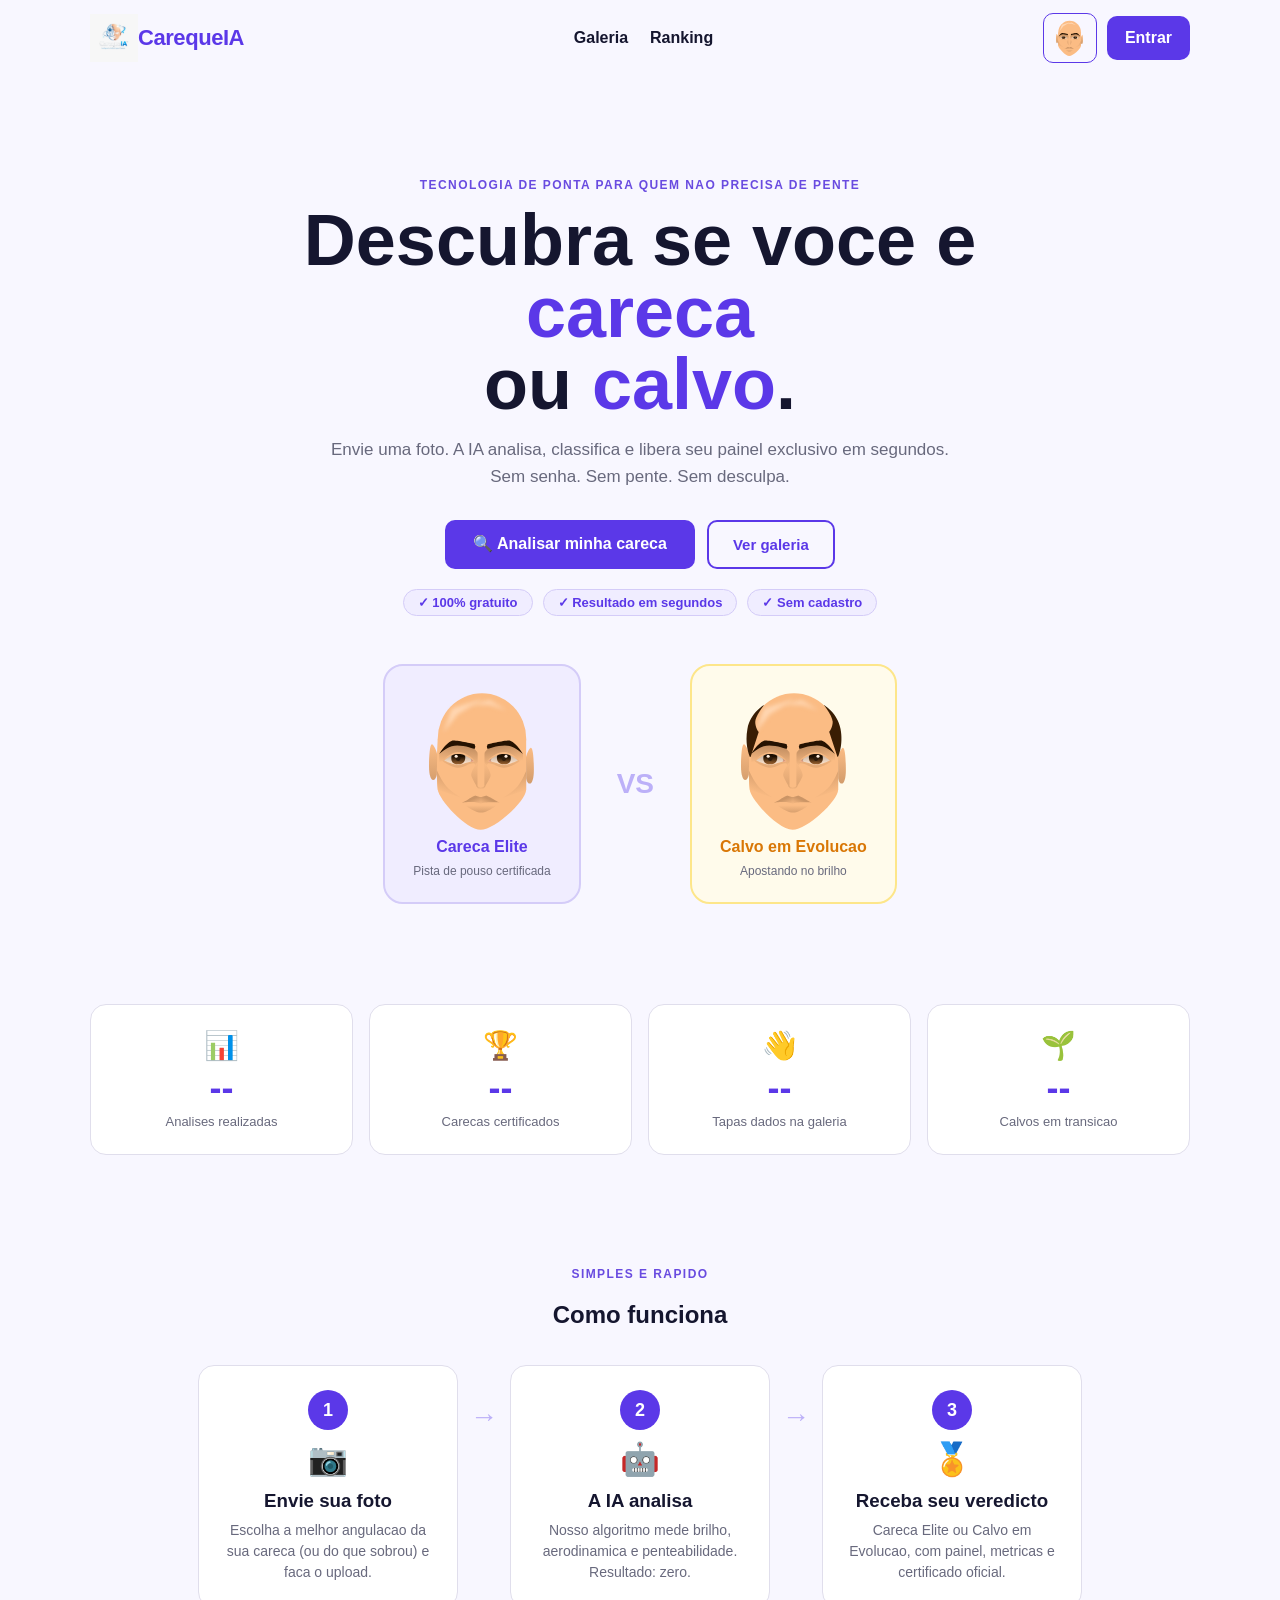
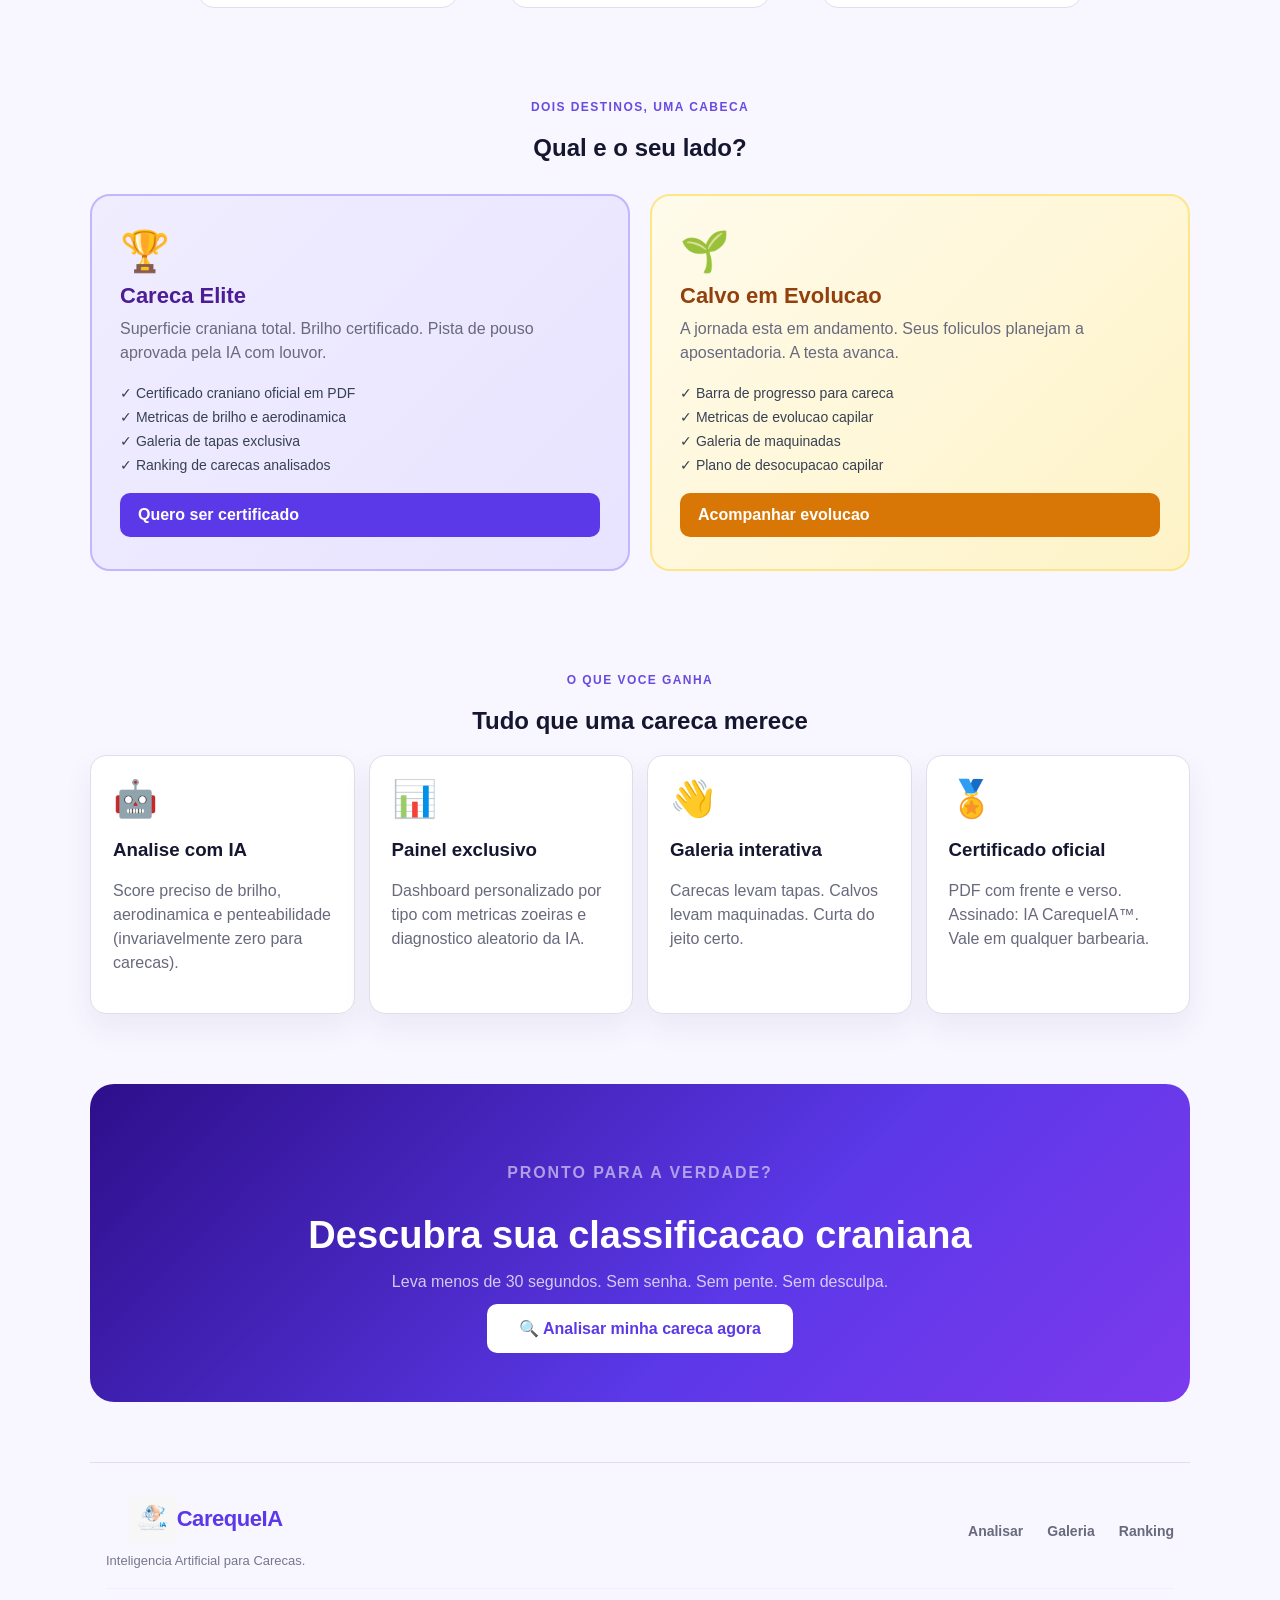
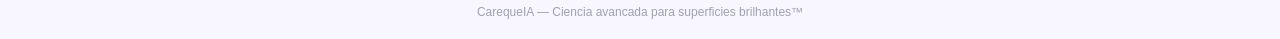
<file: index.html>
<!DOCTYPE html>
<html lang="pt-BR">
  <head>
    <meta charset="UTF-8">
    <meta name="viewport" content="width=device-width, initial-scale=1.0">
    <meta name="description" content="CarequeIA: inteligencia artificial aplicada a superficies brilhantes. Descubra se voce e careca ou calvo.">
    <title>CarequeIA | Analise craniana avancada</title>
    <link rel="stylesheet" href="assets/css/style.css">
  </head>
  <body>
    <header class="site-header">
      <a class="brand" href="index.html"><img src="assets/images/logocareque.jpeg" alt="CarequeIA" class="brand-logo"><span class="brand-nome">CarequeIA</span></a>
      <nav aria-label="Navegacao principal">
        <a href="galeria.html">Galeria</a>
        <a href="ranking.html">Ranking</a>
      </nav>
      <div class="header-actions">
        <button class="theme-button" id="theme-button" type="button" title="Ativar Bald Mode">
          <img class="theme-icon" src="assets/Careca.svg" alt="Ativar Bald Mode">
        </button>
        <a class="primary-button" href="login.html">Entrar</a>
      </div>
    </header>

    <main>

      <!-- HERO -->
      <section class="hero" id="inicio">
        <p class="eyebrow">TECNOLOGIA DE PONTA PARA QUEM NAO PRECISA DE PENTE</p>
        <h1>Descubra se voce e <span>careca</span><br>ou <span class="hero-span--calvo">calvo</span>.</h1>
        <p class="hero-sub">
          Envie uma foto. A IA analisa, classifica e libera seu painel exclusivo em segundos.
          Sem senha. Sem pente. Sem desculpa.
        </p>
        <div class="hero-ctas">
          <a class="primary-button hero-cta-primary" href="login.html">🔍 Analisar minha careca</a>
          <a class="secondary-button" href="galeria.html">Ver galeria</a>
        </div>
        <div class="hero-badges">
          <span class="hero-badge">✓ 100% gratuito</span>
          <span class="hero-badge">✓ Resultado em segundos</span>
          <span class="hero-badge">✓ Sem cadastro</span>
        </div>
        <div class="hero-visual">
          <div class="hero-tipo hero-tipo--careca">
            <img src="assets/Careca.svg" alt="Careca">
            <strong>Careca Elite</strong>
            <small>Pista de pouso certificada</small>
          </div>
          <div class="hero-vs">VS</div>
          <div class="hero-tipo hero-tipo--calvo">
            <img src="assets/Calvo.svg" alt="Calvo">
            <strong>Calvo em Evolucao</strong>
            <small>Apostando no brilho</small>
          </div>
        </div>
      </section>

      <!-- STATS -->
      <section class="stats">
        <div class="stat">
          <span class="stat-icon">📊</span>
          <span class="stat-num" data-stat="analises">--</span>
          <span class="stat-label">Analises realizadas</span>
        </div>
        <div class="stat">
          <span class="stat-icon">🏆</span>
          <span class="stat-num" data-stat="carecas">--</span>
          <span class="stat-label">Carecas certificados</span>
        </div>
        <div class="stat">
          <span class="stat-icon">👋</span>
          <span class="stat-num" data-stat="tapas">--</span>
          <span class="stat-label">Tapas dados na galeria</span>
        </div>
        <div class="stat">
          <span class="stat-icon">🌱</span>
          <span class="stat-num" data-stat="calvos">--</span>
          <span class="stat-label">Calvos em transicao</span>
        </div>
      </section>

      <!-- COMO FUNCIONA -->
      <section class="como-funciona" id="como-funciona">
        <p class="eyebrow">SIMPLES E RAPIDO</p>
        <h2>Como funciona</h2>
        <div class="passos">
          <div class="passo">
            <span class="passo-num">1</span>
            <span class="passo-icon">📷</span>
            <h3>Envie sua foto</h3>
            <p>Escolha a melhor angulacao da sua careca (ou do que sobrou) e faca o upload.</p>
          </div>
          <div class="passo-seta">→</div>
          <div class="passo">
            <span class="passo-num">2</span>
            <span class="passo-icon">🤖</span>
            <h3>A IA analisa</h3>
            <p>Nosso algoritmo mede brilho, aerodinamica e penteabilidade. Resultado: zero.</p>
          </div>
          <div class="passo-seta">→</div>
          <div class="passo">
            <span class="passo-num">3</span>
            <span class="passo-icon">🏅</span>
            <h3>Receba seu veredicto</h3>
            <p>Careca Elite ou Calvo em Evolucao, com painel, metricas e certificado oficial.</p>
          </div>
        </div>
      </section>

      <!-- CARECA VS CALVO -->
      <section class="tipos-section">
        <p class="eyebrow">DOIS DESTINOS, UMA CABECA</p>
        <h2>Qual e o seu lado?</h2>
        <div class="tipos-grid">
          <div class="tipo-card tipo-card--careca">
            <div class="tipo-card-topo">
              <span class="tipo-card-icon">🏆</span>
              <h3>Careca Elite</h3>
              <p>Superficie craniana total. Brilho certificado. Pista de pouso aprovada pela IA com louvor.</p>
            </div>
            <ul class="tipo-card-lista">
              <li>✓ Certificado craniano oficial em PDF</li>
              <li>✓ Metricas de brilho e aerodinamica</li>
              <li>✓ Galeria de tapas exclusiva</li>
              <li>✓ Ranking de carecas analisados</li>
            </ul>
            <a class="primary-button" href="login.html">Quero ser certificado</a>
          </div>
          <div class="tipo-card tipo-card--calvo">
            <div class="tipo-card-topo">
              <span class="tipo-card-icon">🌱</span>
              <h3>Calvo em Evolucao</h3>
              <p>A jornada esta em andamento. Seus foliculos planejam a aposentadoria. A testa avanca.</p>
            </div>
            <ul class="tipo-card-lista">
              <li>✓ Barra de progresso para careca</li>
              <li>✓ Metricas de evolucao capilar</li>
              <li>✓ Galeria de maquinadas</li>
              <li>✓ Plano de desocupacao capilar</li>
            </ul>
            <a class="primary-button tipo-card--calvo-btn" href="login.html">Acompanhar evolucao</a>
          </div>
        </div>
      </section>

      <!-- RECURSOS -->
      <section class="features" id="recursos">
        <p class="eyebrow">O QUE VOCE GANHA</p>
        <h2>Tudo que uma careca merece</h2>
        <div class="card-grid card-grid--4">
          <article class="card">
            <span class="card-icon">🤖</span>
            <h3>Analise com IA</h3>
            <p>Score preciso de brilho, aerodinamica e penteabilidade (invariavelmente zero para carecas).</p>
          </article>
          <article class="card">
            <span class="card-icon">📊</span>
            <h3>Painel exclusivo</h3>
            <p>Dashboard personalizado por tipo com metricas zoeiras e diagnostico aleatorio da IA.</p>
          </article>
          <article class="card">
            <span class="card-icon">👋</span>
            <h3>Galeria interativa</h3>
            <p>Carecas levam tapas. Calvos levam maquinadas. Curta do jeito certo.</p>
          </article>
          <article class="card">
            <span class="card-icon">🏅</span>
            <h3>Certificado oficial</h3>
            <p>PDF com frente e verso. Assinado: IA CarequeIA™. Vale em qualquer barbearia.</p>
          </article>
        </div>
      </section>

      <!-- CTA FINAL -->
      <section class="cta-final">
        <div class="cta-final-inner">
          <p class="eyebrow cta-eyebrow">PRONTO PARA A VERDADE?</p>
          <h2>Descubra sua classificacao craniana</h2>
          <p>Leva menos de 30 segundos. Sem senha. Sem pente. Sem desculpa.</p>
          <a class="primary-button cta-final-btn" href="login.html">🔍 Analisar minha careca agora</a>
        </div>
      </section>

    </main>

    <footer class="site-footer">
      <div class="footer-inner">
        <div class="footer-brand">
          <a class="brand" href="index.html"><img src="assets/images/logocareque.jpeg" alt="CarequeIA" class="brand-logo"><span class="brand-nome">CarequeIA</span></a>
          <p>Inteligencia Artificial para Carecas.</p>
        </div>
        <nav class="footer-nav">
          <a href="login.html">Analisar</a>
          <a href="galeria.html">Galeria</a>
          <a href="ranking.html">Ranking</a>
        </nav>
      </div>
      <p class="footer-copy">CarequeIA &mdash; Ciencia avancada para superficies brilhantes™</p>
    </footer>

    <script src="assets/js/nav.js"></script>
    <script src="assets/js/index.js"></script>
    <script src="assets/js/bald-mode.js"></script>
  </body>
</html>
</file>
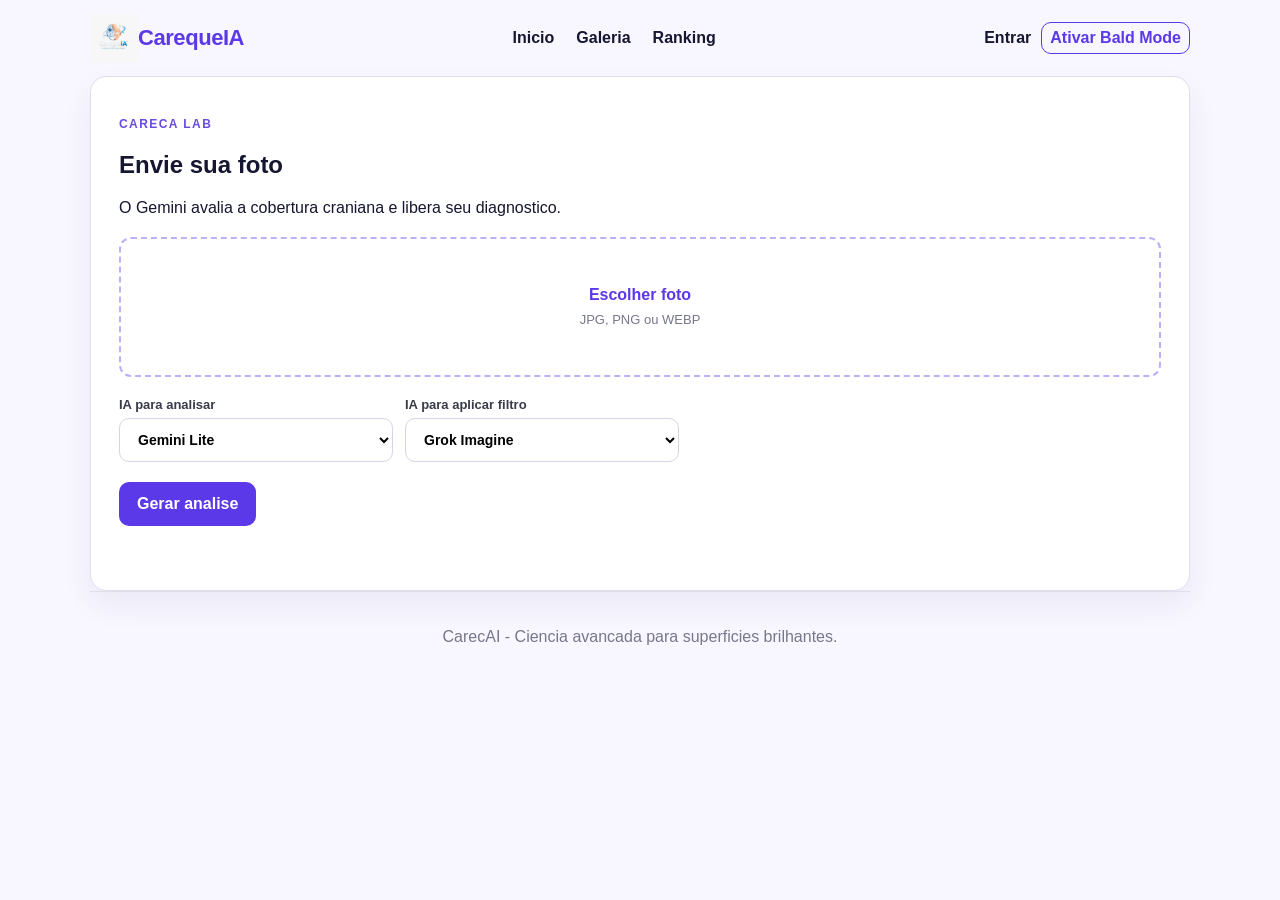
<file: analise.html>
<!DOCTYPE html>
<html lang="pt-BR">
  <head>
    <meta charset="UTF-8">
    <meta name="viewport" content="width=device-width, initial-scale=1.0">
    <meta
      name="description"
      content="Envie sua foto e receba uma analise craniana avancada."
    >
    <title>Analisar | CarecAI</title>
    <link rel="stylesheet" href="assets/css/style.css">
  </head>
  <body>
    <header class="site-header">
      <a class="brand" href="index.html"><img src="assets/images/logocareque.jpeg" alt="CarecAI" class="brand-logo"><span class="brand-nome">CarequeIA</span></a>

      <nav aria-label="Navegacao principal">
        <a href="index.html">Inicio</a>
        <a href="galeria.html">Galeria</a>
        <a href="ranking.html">Ranking</a>
      </nav>

      <div class="header-actions">
        <a class="login-link" href="login.html">Entrar</a>
        <button class="theme-button" id="theme-button" type="button">
          Ativar Bald Mode
        </button>
      </div>
    </header>

    <main>
      <section class="panel" id="analisar">
        <div>
          <p class="eyebrow">CARECA LAB</p>
          <h2>Envie sua foto</h2>
          <p>O Gemini avalia a cobertura craniana e libera seu diagnostico.</p>
        </div>

        <label class="upload-area" for="photo">
          <strong>Escolher foto</strong>
          <span>JPG, PNG ou WEBP</span>
        </label>
        <div class="provider-grid provider-grid--analysis">
          <label class="input-label">
            IA para analisar
            <select id="analysis-provider">
              <option value="gemini">Gemini Lite</option>
              <option value="xai">Grok</option>
            </select>
          </label>
          <label class="input-label">
            IA para aplicar filtro
            <select id="filter-provider">
              <option value="xai">Grok Imagine</option>
              <option value="gemini">Gemini Image</option>
            </select>
          </label>
        </div>
        <input accept="image/*" id="photo" type="file">
        <div class="analysis-preview" id="analysis-preview" hidden>
          <img alt="Preview da foto enviada" id="analysis-image">
        </div>

        <button class="primary-button" id="analyze-button" type="button">
          Gerar analise
        </button>
        <p class="feedback" id="feedback"></p>
        <div class="bald-offer" id="analysis-bald-offer" hidden>
          <h3>Seu cabelo ainda oferece resistencia ao vento.</h3>
          <p>Deseja ativar o pacote executivo de aerodinamica craniana?</p>
          <button class="primary-button" id="analysis-bald-button" type="button">
            Aplicar modo careca turbo
          </button>
        </div>
      </section>
    </main>

    <footer>
      <p>CarecAI - Ciencia avancada para superficies brilhantes.</p>
    </footer>

    <script src="assets/js/nav.js"></script>
    <script src="assets/js/app.js"></script>
  </body>
</html>
</file>
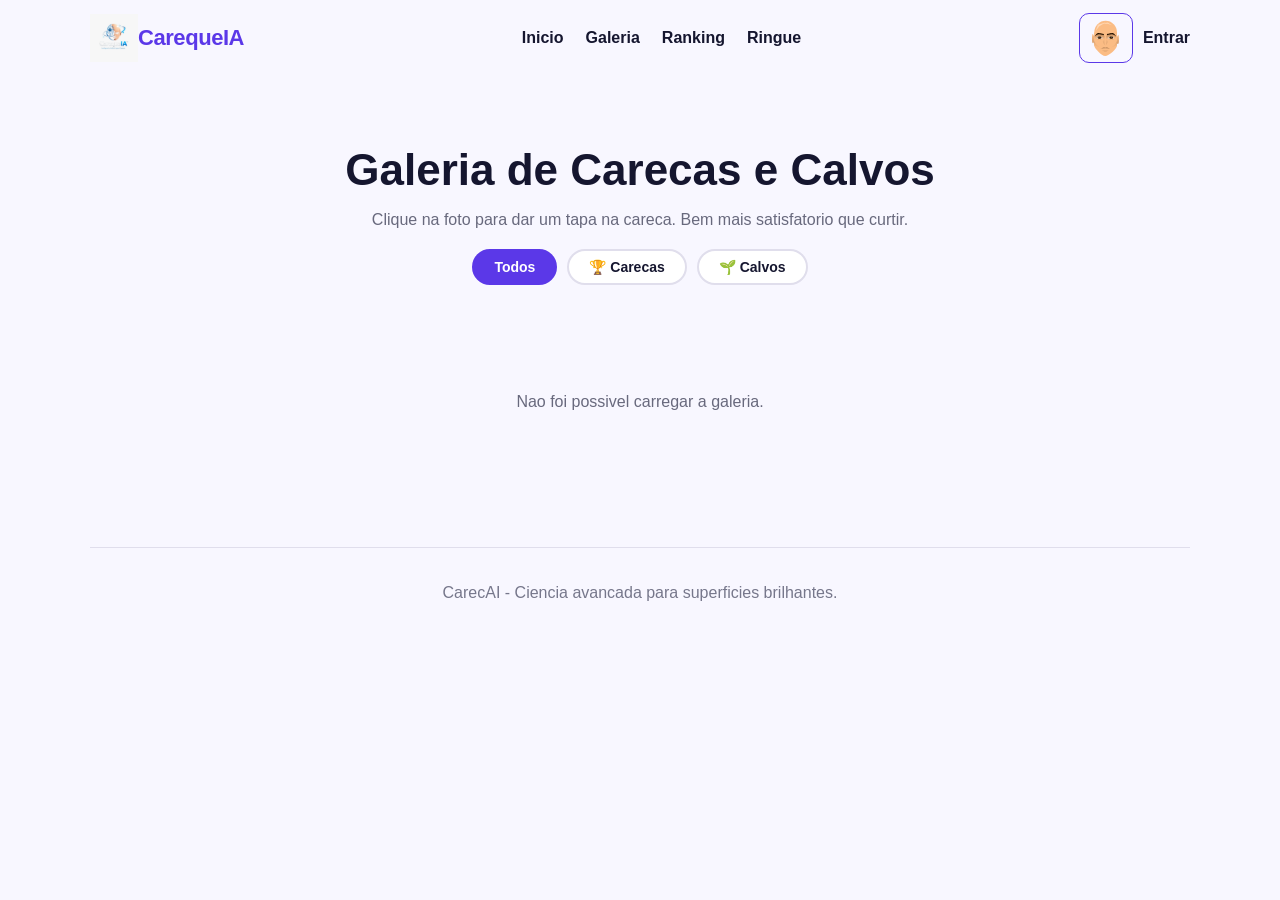
<file: galeria.html>
<!DOCTYPE html>
<html lang="pt-BR">
  <head>
    <meta charset="UTF-8">
    <meta name="viewport" content="width=device-width, initial-scale=1.0">
    <meta
      name="description"
      content="Galeria de carecas. Clique na foto para dar um tapa."
    >
    <title>Galeria | CarecAI</title>
    <link rel="stylesheet" href="assets/css/style.css">
  </head>
  <body>
    <header class="site-header">
      <a class="brand" href="index.html"><img src="assets/images/logocareque.jpeg" alt="CarecAI" class="brand-logo"><span class="brand-nome">CarequeIA</span></a>

      <nav aria-label="Navegacao principal">
        <a href="index.html">Inicio</a>
        <a href="galeria.html" aria-current="page">Galeria</a>
        <a href="ranking.html">Ranking</a>
        <a href="ringue.html">Ringue</a>
      </nav>

      <div class="header-actions">
        <button class="theme-button" id="theme-button" type="button" title="Ativar Bald Mode">
          <img class="theme-icon" src="assets/Careca.svg" alt="Ativar Bald Mode">
        </button>
        <a class="login-link" href="login.html">Entrar</a>
      </div>
    </header>

    <main class="galeria-page">
      <div class="galeria-header">
        <h1>Galeria de <span>Carecas e Calvos</span></h1>
        <p>Clique na foto para dar um tapa na careca. Bem mais satisfatorio que curtir.</p>

        <div class="filtros">
          <button class="filtro-btn active" data-tipo="todos">Todos</button>
          <button class="filtro-btn filtro-careca" data-tipo="careca">🏆 Carecas</button>
          <button class="filtro-btn filtro-calvo" data-tipo="calvo">🌱 Calvos</button>
        </div>
      </div>

      <div class="galeria-grid" id="galeria-grid">
        <p class="galeria-loading">Carregando carecas...</p>
      </div>
    </main>

    <footer>
      <p>CarecAI - Ciencia avancada para superficies brilhantes.</p>
    </footer>

    <script src="assets/js/nav.js"></script>
    <script src="assets/js/galeria.js"></script>
    <script src="assets/js/bald-mode.js"></script>
  </body>
</html>
</file>
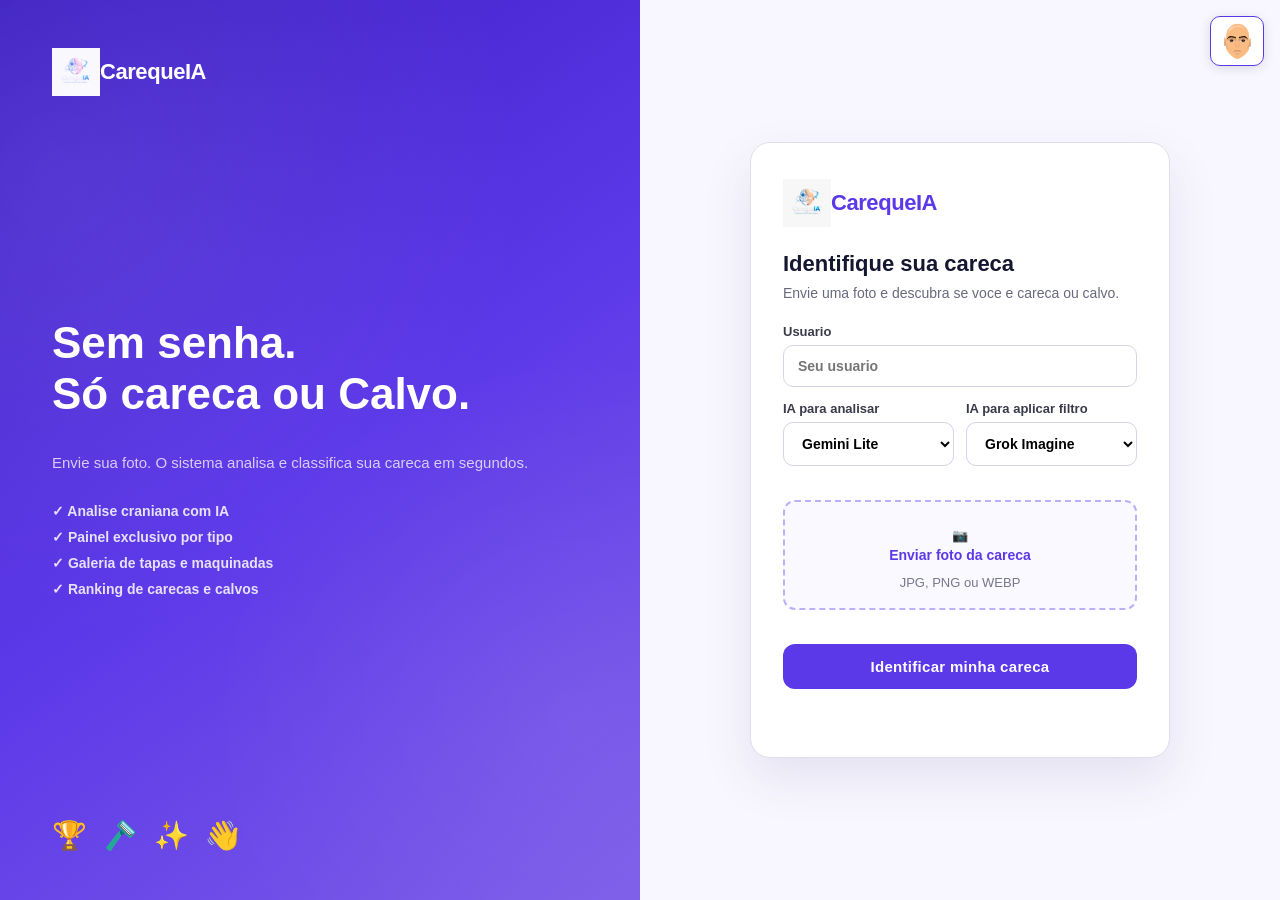
<file: login.html>
<!DOCTYPE html>
<html lang="pt-BR">
  <head>
    <meta charset="UTF-8">
    <meta name="viewport" content="width=device-width, initial-scale=1.0">
    <meta
      name="description"
      content="Entre no CarecAI enviando sua foto. Sem senha, so careca."
    >
    <title>Entrar | CarecAI</title>
    <link rel="stylesheet" href="assets/css/style.css">
  </head>
  <body class="login-body">

    <button class="theme-button theme-button--fixed" id="theme-button" type="button" title="Ativar Bald Mode">
      <img class="theme-icon" src="assets/Careca.svg" alt="Ativar Bald Mode">
    </button>

    <main class="login-page">

      <!-- LADO ESQUERDO: branding -->
      <div class="login-branding">
        <a class="brand brand--white" href="index.html"><img src="assets/images/logocareque.jpeg" alt="CarecAI" class="brand-logo brand-logo--white"><span class="brand-nome">CarequeIA</span></a>

        <div class="login-branding-content">
          <h2>Sem senha.<br>Só careca ou Calvo.</h2>
          <p>Envie sua foto. O sistema analisa e classifica sua careca em segundos.</p>

          <ul class="login-features-list">
            <li>✓ Analise craniana com IA</li>
            <li>✓ Painel exclusivo por tipo</li>
            <li>✓ Galeria de tapas e maquinadas</li>
            <li>✓ Ranking de carecas e calvos</li>
          </ul>
        </div>

        <div class="login-branding-emojis" aria-hidden="true">
          <span>🏆</span>
          <span>🪒</span>
          <span>✨</span>
          <span>👋</span>
        </div>
      </div>

      <!-- LADO DIREITO: formulario -->
      <div class="login-form-side">
        <section class="login-card">
          <a class="brand" href="index.html"><img src="assets/images/logocareque.jpeg" alt="CarecAI" class="brand-logo"><span class="brand-nome">CarequeIA</span></a>
          <h1>Identifique sua careca</h1>
          <p class="login-subtitle">Envie uma foto e descubra se voce e careca ou calvo.</p>

          <form class="login-form" id="login-form" novalidate>

            <label class="input-label">
              Usuario
              <input
                autocomplete="username"
                id="usuario"
                name="usuario"
                placeholder="Seu usuario"
                required
                type="text"
              >
            </label>

            <div class="provider-grid">
              <label class="input-label">
                IA para analisar
                <select id="analysis-provider" name="analysis_provider">
                  <option value="gemini">Gemini Lite</option>
                  <option value="xai">Grok</option>
                  <option value="claude">Claude</option>
                </select>
              </label>
              <label class="input-label">
                IA para aplicar filtro
                <select id="filter-provider" name="filter_provider">
                  <option value="xai">Grok Imagine</option>
                  <option value="gemini">Gemini Image</option>
                </select>
              </label>
            </div>

            <label class="upload-area upload-area--login" id="upload-label" for="photo-login">
              <span class="upload-icon">📷</span>
              <strong id="upload-texto">Enviar foto da careca</strong>
              <span class="upload-hint">JPG, PNG ou WEBP</span>
            </label>
            <input accept="image/*" id="photo-login" type="file">

            <div class="foto-preview-wrap" id="foto-preview-wrap" hidden>
              <img
                class="foto-preview"
                id="foto-preview"
                alt="Preview da foto"
              >
            </div>

            <button class="primary-button btn-identificar" type="submit">
              Identificar minha careca
            </button>

            <p class="form-message" id="login-message"></p>
          </form>

          <div class="bald-offer" id="bald-offer" hidden>
            <p class="bald-offer-emoji">🪒</p>
            <h3>Excesso de cobertura detectado.</h3>
            <p>Deseja o upgrade aerodinamico gratuito?</p>
            <button class="primary-button" id="bald-filter-button" type="button">
              Ativar modo pista de pouso
            </button>
          </div>

          <div class="resultado-card" id="resultado" hidden>
            <p class="resultado-score" id="resultado-score">0</p>
            <p class="resultado-tipo" id="resultado-tipo">-</p>
            <p class="resultado-desc" id="resultado-desc"></p>
            <a class="primary-button result-link" href="#" id="continue-link">
              Ir para meu painel →
            </a>
          </div>

        </section>
      </div>

    </main>

    <script src="assets/js/login.js"></script>
    <script src="assets/js/bald-mode.js"></script>
  </body>
</html>
</file>
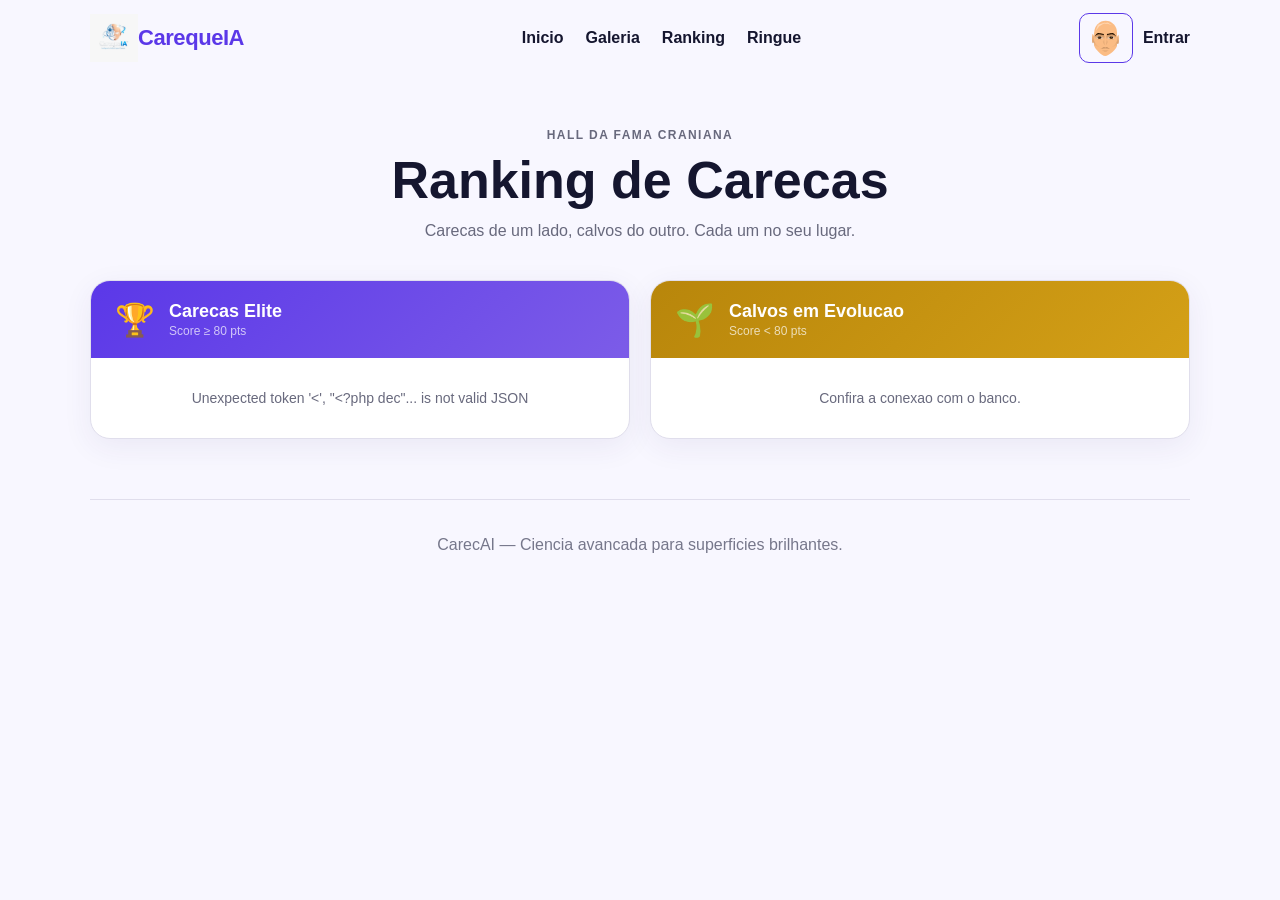
<file: ranking.html>
<!DOCTYPE html>
<html lang="pt-BR">
  <head>
    <meta charset="UTF-8">
    <meta name="viewport" content="width=device-width, initial-scale=1.0">
    <meta name="description" content="Ranking das melhores carecas do CarecAI.">
    <title>Ranking | CarecAI</title>
    <link rel="stylesheet" href="assets/css/style.css">
  </head>
  <body>
    <header class="site-header">
      <a class="brand" href="index.html"><img src="assets/images/logocareque.jpeg" alt="CarecAI" class="brand-logo"><span class="brand-nome">CarequeIA</span></a>

      <nav aria-label="Navegacao principal">
        <a href="index.html">Inicio</a>
        <a href="galeria.html">Galeria</a>
        <a href="ranking.html" aria-current="page">Ranking</a>
        <a href="ringue.html">Ringue</a>
      </nav>

      <div class="header-actions">
        <button class="theme-button" id="theme-button" type="button" title="Ativar Bald Mode">
          <img class="theme-icon" src="assets/Careca.svg" alt="Ativar Bald Mode">
        </button>
        <a class="login-link" href="login.html">Entrar</a>
      </div>
    </header>

    <main class="ranking-page">

      <div class="ranking-hero">
        <p class="eyebrow">HALL DA FAMA CRANIANA</p>
        <h1>Ranking de <span>Carecas</span></h1>
        <p>Carecas de um lado, calvos do outro. Cada um no seu lugar.</p>
      </div>

      <div class="ranking-split">

        <div class="ranking-lado ranking-lado--careca">
          <div class="ranking-lado-header">
            <span class="ranking-lado-emoji">🏆</span>
            <div>
              <h2 class="ranking-lado-titulo">Carecas Elite</h2>
              <p class="ranking-lado-sub">Score &ge; 80 pts</p>
            </div>
          </div>
          <ol class="ranking-lista" id="ranking-carecas">
            <li class="ranking-item ranking-skeleton"></li>
            <li class="ranking-item ranking-skeleton"></li>
            <li class="ranking-item ranking-skeleton"></li>
          </ol>
        </div>

        <div class="ranking-lado ranking-lado--calvo">
          <div class="ranking-lado-header">
            <span class="ranking-lado-emoji">🌱</span>
            <div>
              <h2 class="ranking-lado-titulo">Calvos em Evolucao</h2>
              <p class="ranking-lado-sub">Score &lt; 80 pts</p>
            </div>
          </div>
          <ol class="ranking-lista" id="ranking-calvos">
            <li class="ranking-item ranking-skeleton"></li>
            <li class="ranking-item ranking-skeleton"></li>
            <li class="ranking-item ranking-skeleton"></li>
          </ol>
        </div>

      </div>
    </main>

    <footer>
      <p>CarecAI &mdash; Ciencia avancada para superficies brilhantes.</p>
    </footer>

    <script src="assets/js/nav.js"></script>
    <script src="assets/js/ranking.js"></script>
    <script src="assets/js/bald-mode.js"></script>
  </body>
</html>
</file>
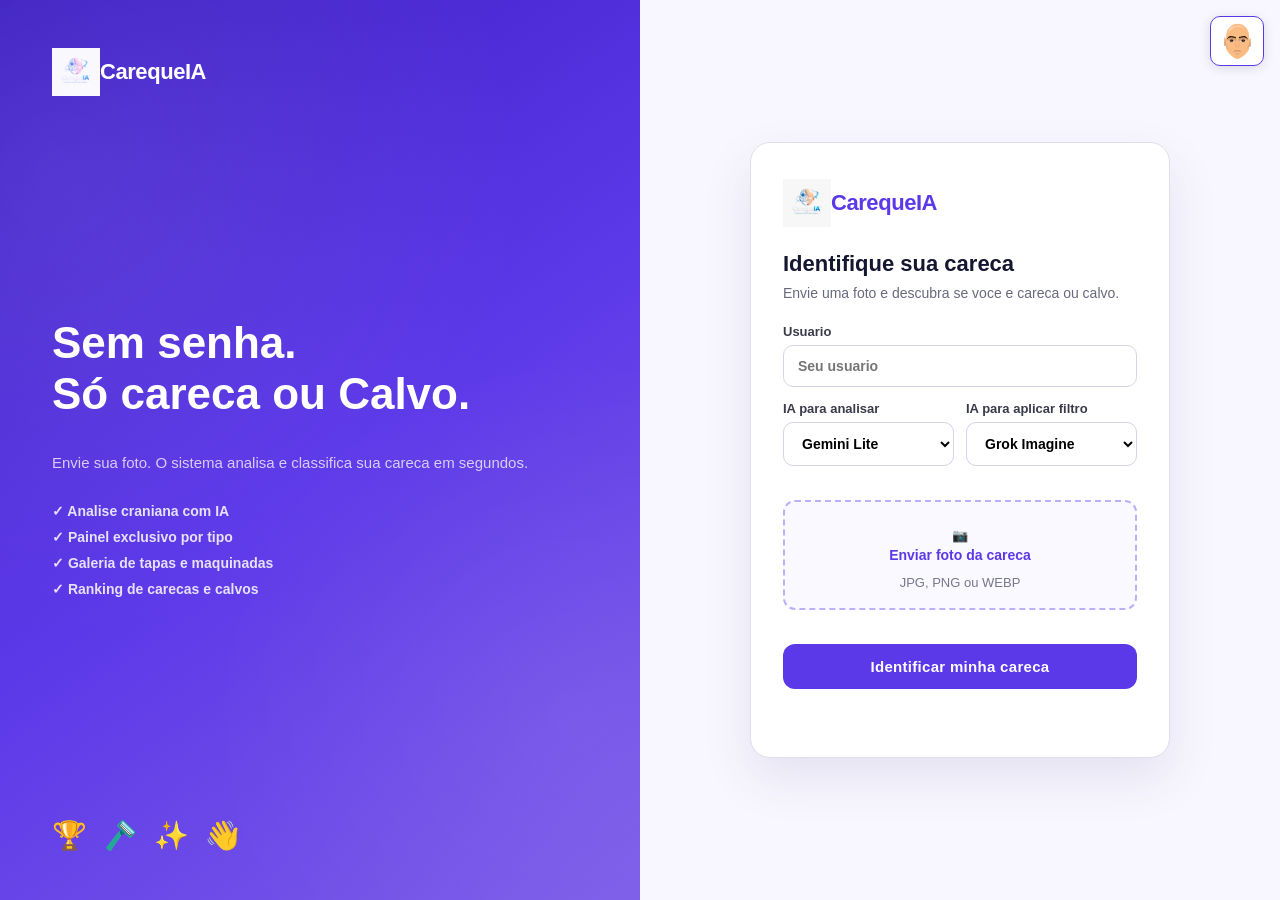
<file: ringue.html>
<!DOCTYPE html>
<html lang="pt-BR">
  <head>
    <meta charset="UTF-8">
    <meta name="viewport" content="width=device-width, initial-scale=1.0">
    <title>Ringue | CarequeIA</title>
    <link rel="stylesheet" href="assets/css/style.css">
  </head>
  <body>
    <header class="site-header">
      <a class="brand" href="index.html"><img src="assets/images/logocareque.jpeg" alt="CarequeIA" class="brand-logo"><span class="brand-nome">CarequeIA</span></a>
      <nav aria-label="Navegacao principal">
        <a href="index.html">Inicio</a>
        <a href="galeria.html">Galeria</a>
        <a href="ranking.html">Ranking</a>
        <a href="ringue.html" aria-current="page">Ringue</a>
      </nav>
      <div class="header-actions">
        <button class="theme-button" id="theme-button" type="button" title="Ativar Bald Mode">
          <img class="theme-icon" src="assets/Careca.svg" alt="Ativar Bald Mode">
        </button>
        <a class="login-link" href="login.html">Entrar</a>
      </div>
    </header>

    <main class="ringue-main">

      <!-- VIEW 1: SELECAO DE OPONENTE -->
      <div id="view-selecao" class="ringue-view">
        <div class="ringue-titulo">
          <h1>⚔️ Ringue</h1>
          <p>Escolha um oponente e descubra quem e mais careca</p>
        </div>

        <!-- CARROSEL DE BATALHAS -->
        <div id="historico-wrap" class="historico-wrap" hidden>
          <p class="ringue-lado-label">⚔️ Batalhas recentes</p>
          <div id="historico-carousel" class="historico-carousel"></div>
        </div>

        <div class="ringue-selecao-layout">
          <div class="ringue-lado">
            <p class="ringue-lado-label">Voce</p>
            <div class="ringue-fighter-card" id="meu-perfil-card">
              <div class="ringue-spinner">Carregando...</div>
            </div>
          </div>

          <div class="ringue-vs-central">
            <span class="ringue-vs-texto">VS</span>
          </div>

          <div class="ringue-lado ringue-lado--oponentes">
            <p class="ringue-lado-label">Escolha seu oponente</p>
            <div id="oponentes-grid" class="oponentes-grid">
              <p class="ringue-loading">Carregando oponentes...</p>
            </div>
          </div>
        </div>
      </div>

      <!-- VIEW 2: ARENA DE BATALHA -->
      <div id="view-batalha" class="ringue-view" hidden>
        <div class="ringue-titulo">
          <h1>⚔️ Que comece a batalha!</h1>
          <p>Prepare sua careca. Nao vai doer. Muito.</p>
        </div>

        <div class="arena">
          <div class="arena-fighter" id="fighter-eu"></div>
          <div class="arena-centro">
            <div class="arena-vs-badge">VS</div>
          </div>
          <div class="arena-fighter" id="fighter-oponente"></div>
        </div>

        <div class="arena-acoes">
          <button class="primary-button arena-btn-lutar" id="btn-lutar">🥊 Iniciar Batalha!</button>
          <button class="theme-button" id="btn-cancelar">← Voltar</button>
        </div>
      </div>

      <!-- VIEW 3: RESULTADOS -->
      <div id="view-resultado" class="ringue-view" hidden>
        <div id="resultado-banner" class="resultado-banner"></div>

        <div class="resultado-arena">
          <div class="resultado-side" id="resultado-lado-eu"></div>
          <div class="resultado-rounds" id="resultado-rounds"></div>
          <div class="resultado-side" id="resultado-lado-op"></div>
        </div>

        <div class="resultado-acoes">
          <button class="primary-button" id="btn-revanche" hidden>🔄 Pedir Revanche</button>
          <button class="theme-button" id="btn-novo-desafio">⚔️ Novo Desafio</button>
        </div>

        <div id="revanche-zona" class="revanche-zona" hidden>
          <h3>📷 Mande uma foto melhor e tente de novo</h3>
          <p>Uma nova analise pode mudar tudo. Ou nao. A IA decide.</p>
          <label class="upload-area upload-area--ringue" id="revanche-label" for="revanche-foto">
            <span class="upload-icon">📷</span>
            <strong id="revanche-upload-texto">Enviar nova foto</strong>
            <span class="upload-hint">JPG, PNG ou WEBP</span>
          </label>
          <input type="file" id="revanche-foto" accept="image/*">
          <button class="primary-button" id="btn-reanalisar" disabled>🔍 Reanalisar e Revanche</button>
          <p id="revanche-msg" class="form-message"></p>
        </div>
      </div>

    </main>

    <!-- MODAL REVANCHE NA LISTAGEM -->
    <div id="revanche-op-modal" class="rev-op-overlay" hidden>
      <div class="rev-op-inner">
        <h3>🔄 Revanche contra <span id="rev-op-nome"></span></h3>
        <p>Envie uma foto nova para reanalisar seu nivel antes da batalha.</p>
        <label class="upload-area upload-area--ringue" id="rev-op-label" for="rev-op-foto">
          <span class="upload-icon">📷</span>
          <strong id="rev-op-upload-txt">Enviar nova foto</strong>
          <span class="upload-hint">JPG, PNG ou WEBP</span>
        </label>
        <input type="file" id="rev-op-foto" accept="image/*">
        <div class="rev-op-acoes">
          <button class="primary-button" id="btn-rev-op-confirmar" disabled>🔍 Analisar e Batalhar</button>
          <button class="theme-button"   id="btn-rev-op-cancelar">Cancelar</button>
        </div>
        <p id="rev-op-msg" class="form-message"></p>
      </div>
    </div>

    <script src="assets/js/nav.js"></script>
    <script src="assets/js/ringue.js"></script>
    <script src="assets/js/bald-mode.js"></script>
  </body>
</html>
</file>
<file: assets/css/style.css>
:root {
  color: #15162f;
  background: #f8f7ff;
  font-family: Arial, Helvetica, sans-serif;
}

* {
  box-sizing: border-box;
}

html {
  scroll-behavior: smooth;
}

body {
  margin: 0;
  background: #f8f7ff;
}

.site-header,
main,
footer {
  width: min(1100px, calc(100% - 32px));
  margin: 0 auto;
}

.site-header {
  display: flex;
  align-items: center;
  justify-content: space-between;
  min-height: 76px;
  gap: 24px;
}

.header-actions {
  display: flex;
  align-items: center;
  gap: 10px;
}

.login-link {
  color: #15162f;
  font-weight: 700;
  text-decoration: none;
}

.perfil-link {
  display: flex;
  align-items: center;
  gap: 6px;
  padding: 7px 14px;
  border-radius: 30px;
  background: #f0edff;
  border: 1.5px solid #bcb0f8;
  text-decoration: none;
  transition: background 0.15s, border-color 0.15s;
}

.perfil-link:hover {
  background: #e4dfff;
  border-color: #5b38e8;
}

.nav-sair-btn { font-size: 13px; padding: 7px 14px; }

.perfil-emoji { font-size: 15px; line-height: 1; }

.perfil-avatar {
  width: 28px;
  height: 28px;
  border-radius: 50%;
  object-fit: cover;
  border: 2px solid #bcb0f8;
  display: block;
  flex-shrink: 0;
}

.perfil-usuario {
  font-size: 13px;
  font-weight: 700;
  color: #5b38e8;
}

.brand {
  color: #15162f;
  font-size: 28px;
  font-weight: 800;
  text-decoration: none;
  display: inline-flex;
  align-items: center;
}

.brand-logo {
  height: 48px;
  width: auto;
  display: block;
  object-fit: contain;
}

.brand-logo--white {
  mix-blend-mode: screen;
}

.brand-nome {
  font-size: 22px;
  font-weight: 800;
  color: #15162f;
  letter-spacing: -0.02em;
  white-space: nowrap;
}

.brand--white .brand-nome {
  color: #fff;
}

.brand span,
.hero span {
  color: #5b38e8;
}

nav {
  display: flex;
  gap: 22px;
}

nav a {
  color: inherit;
  font-weight: 700;
  text-decoration: none;
}

button,
.primary-button {
  border: 0;
  border-radius: 10px;
  color: #fff;
  background: #5b38e8;
  cursor: pointer;
  font: inherit;
  font-weight: 700;
  padding: 13px 18px;
  text-decoration: none;
}

.theme-button {
  border: 1px solid #5b38e8;
  border-radius: 10px;
  color: #5b38e8;
  background: transparent;
  cursor: pointer;
  padding: 6px 8px;
  display: inline-flex;
  align-items: center;
  justify-content: center;
}

.theme-button--fixed {
  position: fixed;
  top: 16px;
  right: 16px;
  z-index: 1000;
  background: rgba(255, 255, 255, 0.92);
  backdrop-filter: blur(6px);
  box-shadow: 0 2px 12px rgb(0 0 0 / 12%);
}

.theme-icon {
  width: 36px;
  height: 36px;
  display: block;
  object-fit: contain;
}

.hero {
  padding: 90px 0 60px;
  text-align: center;
}

.hero h1 {
  margin: 10px auto 16px;
  max-width: 720px;
  font-size: clamp(44px, 7vw, 72px);
  line-height: 1;
}

.hero p:not(.eyebrow) {
  margin: 0 auto 30px;
  max-width: 620px;
  color: #68697d;
  line-height: 1.6;
}

.eyebrow {
  color: #694be0;
  font-size: 12px;
  font-weight: 800;
  letter-spacing: 0.12em;
}

.panel,
.ranking,
.card {
  border: 1px solid #e0deec;
  border-radius: 16px;
  background: #fff;
  box-shadow: 0 14px 30px rgb(54 41 110 / 7%);
}

.panel,
.ranking {
  padding: 28px;
}

.upload-area {
  display: grid;
  min-height: 140px;
  margin: 20px 0;
  place-content: center;
  border: 2px dashed #bcb0f8;
  border-radius: 12px;
  color: #5b38e8;
  cursor: pointer;
  text-align: center;
}

.upload-area span {
  margin-top: 8px;
  color: #76778b;
  font-size: 13px;
}

#photo {
  display: none;
}

.feedback {
  min-height: 20px;
  margin-bottom: 0;
  color: #5b38e8;
  font-weight: 700;
}

.features {
  padding: 70px 0 30px;
  text-align: center;
}

.card-grid {
  display: grid;
  grid-template-columns: repeat(3, 1fr);
  gap: 14px;
}

.card {
  padding: 22px;
  text-align: left;
}

.card p,
.ranking p {
  color: #68697d;
  line-height: 1.5;
}

.ranking {
  margin: 40px 0 60px;
}

#ranking-list {
  list-style: none;
  padding: 0;
  margin: 20px 0 0;
  display: grid;
  gap: 10px;
}

.ranking-item {
  display: flex;
  align-items: center;
  gap: 16px;
  padding: 14px 18px;
  border: 1px solid #e0deec;
  border-radius: 12px;
  background: #fff;
}

.ranking-pos {
  font-size: 18px;
  font-weight: 800;
  color: #bcb0f8;
  width: 28px;
  text-align: center;
}

.ranking-item:nth-child(1) .ranking-pos { color: #f5c400; }
.ranking-item:nth-child(2) .ranking-pos { color: #a8a9ad; }
.ranking-item:nth-child(3) .ranking-pos { color: #cd7f32; }

.ranking-nome {
  flex: 1;
  font-weight: 700;
}

.ranking-nome small {
  display: block;
  font-size: 12px;
  font-weight: 400;
  color: #68697d;
}

.ranking-score {
  font-weight: 800;
  color: #5b38e8;
}

footer {
  padding: 20px 0 30px;
  border-top: 1px solid #e0deec;
  color: #76778b;
  text-align: center;
}

/* LOGIN */

.login-body {
  background: #f8f7ff;
}

/* quebra o limite de largura do main global */
main.login-page {
  width: 100%;
  max-width: 100%;
  margin: 0;
  display: grid;
  grid-template-columns: 1fr 1fr;
  min-height: 100vh;
}

#photo-login {
  display: none;
}

/* Lado esquerdo */
.login-branding {
  display: flex;
  flex-direction: column;
  justify-content: space-between;
  padding: 48px 52px;
  background: linear-gradient(145deg, #3d1fc2 0%, #5b38e8 50%, #7c5ce8 100%);
  color: #fff;
  position: relative;
  overflow: hidden;
}

.login-branding::before {
  content: '';
  position: absolute;
  inset: 0;
  background:
    radial-gradient(circle at 10% 20%, rgba(255,255,255,.08) 0%, transparent 50%),
    radial-gradient(circle at 90% 80%, rgba(255,255,255,.06) 0%, transparent 40%);
}

.brand--white {
  color: #fff;
  position: relative;
}

.brand--white span {
  color: #c4b5fd;
}

.login-branding-content {
  position: relative;
  flex: 1;
  display: flex;
  flex-direction: column;
  justify-content: center;
}

.login-branding-content h2 {
  font-size: clamp(28px, 3.5vw, 44px);
  line-height: 1.15;
  margin: 0 0 16px;
  color: #fff;
}

.login-branding-content p {
  color: rgba(255,255,255,.75);
  line-height: 1.6;
  font-size: 15px;
  margin-bottom: 28px;
}

.login-features-list {
  list-style: none;
  padding: 0;
  margin: 0;
  display: grid;
  gap: 10px;
}

.login-features-list li {
  color: rgba(255,255,255,.85);
  font-size: 14px;
  font-weight: 600;
}

.login-branding-emojis {
  position: relative;
  display: flex;
  gap: 16px;
  font-size: 28px;
}

/* Lado direito */
.login-form-side {
  display: grid;
  place-items: center;
  padding: 40px 24px;
  background: #f8f7ff;
}

.login-card {
  width: min(100%, 420px);
  padding: 36px 32px;
  border: 1px solid #e0deec;
  border-radius: 20px;
  background: #fff;
  box-shadow: 0 20px 50px rgb(54 41 110 / 10%);
}

.login-card .brand {
  margin-bottom: 24px;
}

.login-card h1 {
  font-size: 22px;
  margin: 0 0 6px;
}

.login-subtitle {
  color: #68697d;
  font-size: 14px;
  line-height: 1.5;
  margin: 0 0 4px;
}

.login-form {
  display: grid;
  gap: 14px;
  margin-top: 20px;
}

.input-label {
  display: grid;
  font-size: 13px;
  font-weight: 700;
  color: #3a3b4a;
  gap: 6px;
}

.input-label input {
  border: 1.5px solid #d7d4e7;
  border-radius: 10px;
  padding: 12px 14px;
  font: inherit;
  font-size: 14px;
  transition: border-color 0.15s;
  outline: none;
}

.input-label input:focus {
  border-color: #5b38e8;
  box-shadow: 0 0 0 3px rgb(91 56 232 / 12%);
}

.provider-grid {
  display: grid;
  grid-template-columns: repeat(2, minmax(0, 1fr));
  gap: 12px;
}

.provider-grid--analysis {
  max-width: 560px;
  margin: 20px 0;
}

.input-label select {
  border: 1.5px solid #d7d4e7;
  border-radius: 10px;
  padding: 12px 14px;
  outline: none;
  background: #fff;
  font: inherit;
  font-size: 14px;
}

.input-label select:focus {
  border-color: #5b38e8;
  box-shadow: 0 0 0 3px rgb(91 56 232 / 12%);
}

.upload-area--login {
  display: grid;
  place-items: center;
  gap: 4px;
  min-height: 110px;
  border: 2px dashed #bcb0f8;
  border-radius: 12px;
  background: #faf9ff;
  cursor: pointer;
  text-align: center;
  transition: border-color 0.15s, background 0.15s;
}

.upload-area--login:hover {
  border-color: #5b38e8;
  background: #f0edff;
}

.upload-area--login.com-foto {
  border-color: #5b38e8;
  background: #f0edff;
}

.upload-icon {
  font-size: 28px;
  display: block;
}

.upload-area--login strong {
  font-size: 14px;
  color: #5b38e8;
}

.upload-hint {
  font-size: 12px;
  color: #9899aa;
}

.foto-preview-wrap {
  position: relative;
  border-radius: 12px;
  overflow: hidden;
  aspect-ratio: 4/3;
}

.foto-preview {
  width: 100%;
  height: 100%;
  object-fit: cover;
  display: block;
  border-radius: 12px;
}

.btn-identificar {
  width: 100%;
  padding: 14px;
  font-size: 15px;
  border-radius: 12px;
  letter-spacing: 0.02em;
}

.form-message {
  min-height: 18px;
  margin: 0;
  color: #5b38e8;
  font-size: 13px;
  font-weight: 700;
  text-align: center;
}

.bald-offer {
  margin-top: 16px;
  padding: 20px;
  border: 1.5px dashed #5b38e8;
  border-radius: 14px;
  text-align: center;
  background: #faf9ff;
}

.bald-offer-emoji {
  font-size: 32px;
  margin: 0 0 8px;
}

.bald-offer h3 {
  margin: 0 0 6px;
  font-size: 15px;
}

.bald-offer p {
  color: #68697d;
  font-size: 13px;
  margin: 0 0 14px;
}

.back-link {
  display: inline-block;
  margin-top: 20px;
  color: #5b38e8;
  font-size: 14px;
  font-weight: 700;
  text-decoration: none;
}

.result-link {
  display: block;
  text-align: center;
  margin-top: 12px;
}

@media (max-width: 768px) {
  .login-page {
    grid-template-columns: 1fr;
  }

  .login-branding {
    padding: 32px 24px;
    min-height: 220px;
  }

  .login-branding-content h2 {
    font-size: 26px;
  }

  .login-branding-emojis {
    display: none;
  }
}

/* A restricao da hackathon virou feature: este tema e ruim de proposito. */
.bald-mode,
.bald-mode body {
  background: #000 !important;
}

/* Tudo invisivel no void */
.bald-mode *:not(html):not(body):not(.theme-button):not(.theme-icon):not(.bald-popup) {
  color: #000 !important;
  background: transparent !important;
  border-color: transparent !important;
  box-shadow: none !important;
  text-shadow: none !important;
  text-decoration-color: transparent !important;
}

/* Imagens some no escuro */
.bald-mode img:not(.theme-icon) {
  opacity: 0;
  transition: opacity 0.15s;
}

/* Botao permanece legivel como unica ancora */
.bald-mode .theme-button {
  border-color: #2a2a2a !important;
  background: #0d0d0d !important;
}

/* Hover revela — o elemento, seus filhos e netos */
.bald-mode *:hover {
  color: #d4d4d4 !important;
  border-color: #2a2a2a !important;
}

.bald-mode *:hover > * {
  color: #d4d4d4 !important;
  border-color: #2a2a2a !important;
}

.bald-mode *:hover > * > * {
  color: #d4d4d4 !important;
}

/* Imagens revelam quando container e hovereado */
.bald-mode *:hover > img,
.bald-mode *:hover > * > img {
  opacity: 1;
}

/* Icone do botao sempre visivel */
.bald-mode .theme-icon {
  opacity: 1 !important;
}

/* Popup sempre visivel no bald mode */
.bald-mode .bald-popup {
  background: #1a1a1a !important;
  color: #e0e0e0 !important;
  box-shadow: 0 8px 32px rgb(0 0 0 / 70%) !important;
}

/* POPUP BALD MODE */
.bald-popup {
  position: fixed;
  bottom: 36px;
  left: 50%;
  transform: translateX(-50%) translateY(16px);
  background: #1e0a7a;
  color: #fff;
  padding: 14px 28px;
  border-radius: 50px;
  font-size: 15px;
  font-weight: 700;
  opacity: 0;
  transition: opacity 0.28s ease, transform 0.28s ease;
  z-index: 9999;
  pointer-events: none;
  white-space: nowrap;
  box-shadow: 0 8px 32px rgb(91 56 232 / 45%);
  letter-spacing: 0.01em;
}

.bald-popup--visible {
  opacity: 1;
  transform: translateX(-50%) translateY(0);
}

/* LANDING: COMO FUNCIONA */

.como-funciona {
  padding: 60px 0 20px;
  text-align: center;
}

.como-funciona h2 {
  margin-bottom: 36px;
}

.passos {
  display: flex;
  align-items: flex-start;
  justify-content: center;
  gap: 12px;
  flex-wrap: wrap;
}

.passo {
  flex: 1;
  min-width: 180px;
  max-width: 260px;
  padding: 24px 20px;
  border: 1px solid #e0deec;
  border-radius: 16px;
  background: #fff;
  text-align: center;
}

.passo h3 {
  margin: 12px 0 8px;
}

.passo p {
  color: #68697d;
  font-size: 14px;
  line-height: 1.5;
  margin: 0;
}

.passo-num {
  display: inline-flex;
  align-items: center;
  justify-content: center;
  width: 40px;
  height: 40px;
  border-radius: 50%;
  background: #5b38e8;
  color: #fff;
  font-weight: 800;
  font-size: 18px;
}

.passo-seta {
  font-size: 28px;
  color: #bcb0f8;
  margin-top: 36px;
}

/* LANDING: STATS */

.stats {
  display: grid;
  grid-template-columns: repeat(4, 1fr);
  gap: 16px;
  padding: 40px 0;
  text-align: center;
}

.stat {
  padding: 24px 16px;
  border: 1px solid #e0deec;
  border-radius: 16px;
  background: #fff;
}

.stat-num {
  display: block;
  font-size: 36px;
  font-weight: 800;
  color: #5b38e8;
  line-height: 1;
  margin-bottom: 6px;
}

.stat-label {
  font-size: 13px;
  color: #68697d;
}

/* LANDING: CTA FINAL */

.cta-final {
  margin: 40px 0 60px;
  padding: 48px 32px;
  border-radius: 20px;
  background:
    radial-gradient(circle at top left, #ebe7ff, transparent 50%),
    #f8f7ff;
  border: 1px solid #e0deec;
  text-align: center;
}

.cta-final h2 {
  margin-bottom: 10px;
}

.cta-final p {
  color: #68697d;
  margin-bottom: 24px;
}

/* INDEX: HERO MELHORADO */

.hero-span--calvo {
  color: #d97706;
}

.hero-sub {
  margin: 0 auto 28px;
  max-width: 560px;
  color: #68697d;
  line-height: 1.65;
  font-size: 17px;
}

.hero-ctas {
  display: flex;
  gap: 12px;
  justify-content: center;
  flex-wrap: wrap;
  margin-bottom: 20px;
}

.hero-cta-primary {
  font-size: 16px;
  padding: 14px 28px;
}

.secondary-button {
  display: inline-flex;
  align-items: center;
  justify-content: center;
  padding: 14px 24px;
  border: 2px solid #5b38e8;
  border-radius: 10px;
  color: #5b38e8;
  font-weight: 700;
  font-size: 15px;
  text-decoration: none;
  background: transparent;
  cursor: pointer;
  transition: background 0.15s, color 0.15s;
}

.secondary-button:hover {
  background: #f0edff;
}

.hero-badges {
  display: flex;
  gap: 10px;
  justify-content: center;
  flex-wrap: wrap;
  margin-bottom: 48px;
}

.hero-badge {
  padding: 5px 14px;
  border-radius: 50px;
  background: #f0edff;
  border: 1px solid #d4ccf8;
  font-size: 13px;
  color: #5b38e8;
  font-weight: 600;
}

.hero-visual {
  display: flex;
  align-items: center;
  justify-content: center;
  gap: 24px;
  margin-top: 8px;
  flex-wrap: wrap;
}

.hero-tipo {
  display: flex;
  flex-direction: column;
  align-items: center;
  gap: 8px;
  padding: 24px 28px;
  border-radius: 20px;
  border: 2px solid transparent;
  min-width: 180px;
}

.hero-tipo img {
  height: 140px;
  width: auto;
  object-fit: contain;
}

.hero-tipo strong {
  font-size: 16px;
  font-weight: 800;
}

.hero-tipo small {
  font-size: 12px;
  color: #68697d;
}

.hero-tipo--careca {
  background: #f0edff;
  border-color: #d4ccf8;
}

.hero-tipo--careca strong { color: #5b38e8; }

.hero-tipo--calvo {
  background: #fffbeb;
  border-color: #fde68a;
}

.hero-tipo--calvo strong { color: #d97706; }

.hero-vs {
  font-size: 28px;
  font-weight: 900;
  color: #bcb0f8;
  padding: 12px;
}

/* INDEX: STATS COM ICONE */

.stat-icon {
  display: block;
  font-size: 28px;
  margin-bottom: 8px;
}

/* INDEX: COMO FUNCIONA COM ICONE */

.passo-icon {
  display: block;
  font-size: 32px;
  margin: 10px 0 6px;
}

/* INDEX: TIPOS CARECA VS CALVO */

.tipos-section {
  padding: 60px 0 20px;
  text-align: center;
}

.tipos-section > p { margin-bottom: 4px; }
.tipos-section > h2 { margin-bottom: 32px; }

.tipos-grid {
  display: grid;
  grid-template-columns: 1fr 1fr;
  gap: 20px;
}

.tipo-card {
  display: flex;
  flex-direction: column;
  padding: 32px 28px;
  border-radius: 20px;
  border: 2px solid transparent;
  text-align: left;
  gap: 20px;
}

.tipo-card--careca {
  background: linear-gradient(135deg, #f0edff 0%, #e8e3ff 100%);
  border-color: #c4b5fd;
}

.tipo-card--calvo {
  background: linear-gradient(135deg, #fffbeb 0%, #fef3c7 100%);
  border-color: #fde68a;
}

.tipo-card-topo p {
  color: #68697d;
  line-height: 1.5;
  margin: 8px 0 0;
}

.tipo-card-icon {
  font-size: 40px;
  margin-bottom: 8px;
  display: block;
}

.tipo-card h3 {
  margin: 0;
  font-size: 22px;
}

.tipo-card--careca h3 { color: #4c1d95; }
.tipo-card--calvo h3  { color: #92400e; }

.tipo-card-lista {
  list-style: none;
  padding: 0;
  margin: 0;
  display: flex;
  flex-direction: column;
  gap: 8px;
}

.tipo-card-lista li {
  font-size: 14px;
  color: #374151;
  font-weight: 500;
}

.tipo-card--calvo-btn {
  background: #d97706;
}

/* INDEX: CARDS COM ICONE */

.card-icon {
  display: block;
  font-size: 36px;
  margin-bottom: 12px;
}

.card-grid--4 {
  grid-template-columns: repeat(4, 1fr);
}

/* INDEX: CTA FINAL MELHORADO */

.cta-final {
  margin: 40px 0 60px;
  padding: 0;
  border-radius: 24px;
  background: linear-gradient(135deg, #2d0f8a 0%, #5b38e8 60%, #7c3aed 100%);
  border: none;
  overflow: hidden;
}

.cta-final-inner {
  padding: 64px 40px;
  text-align: center;
}

.cta-final h2 {
  color: #fff;
  font-size: clamp(24px, 3.5vw, 38px);
  margin-bottom: 12px;
}

.cta-final p {
  color: rgba(255, 255, 255, 0.75);
  margin-bottom: 28px;
  font-size: 16px;
}

.cta-eyebrow {
  color: rgba(255, 255, 255, 0.55) !important;
  margin-bottom: 12px;
}

.cta-final-btn {
  background: #fff;
  color: #5b38e8;
  font-size: 16px;
  padding: 16px 32px;
}

.cta-final-btn:hover {
  background: #f0edff;
}

/* INDEX: FOOTER MELHORADO */

.site-footer {
  border-top: 1px solid #e0deec;
  padding: 32px 0 20px;
}

.footer-inner {
  width: min(1100px, calc(100% - 32px));
  margin: 0 auto;
  display: flex;
  align-items: center;
  justify-content: space-between;
  gap: 24px;
  margin-bottom: 20px;
}

.footer-brand p {
  margin: 6px 0 0;
  color: #76778b;
  font-size: 13px;
}

.footer-nav {
  display: flex;
  gap: 24px;
}

.footer-nav a {
  color: #68697d;
  text-decoration: none;
  font-size: 14px;
  font-weight: 600;
  transition: color 0.15s;
}

.footer-nav a:hover {
  color: #5b38e8;
}

.footer-copy {
  width: min(1100px, calc(100% - 32px));
  margin: 0 auto;
  color: #a0a1b0;
  font-size: 12px;
  text-align: center;
  border-top: 1px solid #f0eeff;
  padding-top: 16px;
}

/* LOGIN FOTO */

.upload-area.com-foto {
  border-color: #5b38e8;
  background: #f0edff;
}

.foto-preview {
  display: block;
  width: 100%;
  max-height: 200px;
  object-fit: cover;
  border-radius: 10px;
  border: 1px solid #e0deec;
}

.foto-preview-wrap {
  position: relative;
  overflow: hidden;
  border-radius: 10px;
}

.analysis-preview,
.login-form {
  position: relative;
}

.analysis-preview {
  width: min(100%, 420px);
  margin: 20px 0;
}

.analysis-preview img {
  display: block;
  width: 100%;
  max-height: 360px;
  border-radius: 10px;
  object-fit: cover;
}

.bald-offer {
  margin-top: 18px;
  padding: 18px;
  border: 1px solid #f0c040;
  border-radius: 12px;
  background: #fff8e7;
}

.bald-offer h2,
.bald-offer h3 {
  margin-top: 0;
}

.resultado-card {
  margin-top: 20px;
  padding: 20px;
  border: 2px solid #5b38e8;
  border-radius: 14px;
  text-align: center;
  background: #f0edff;
  animation: fadeIn 0.4s ease;
}

.resultado-score {
  font-size: 42px;
  font-weight: 800;
  color: #5b38e8;
  margin: 0 0 4px;
}

.resultado-tipo {
  font-size: 18px;
  font-weight: 800;
  margin: 0 0 8px;
}

.resultado-desc {
  color: #68697d;
  font-size: 13px;
  margin: 0;
}

.result-link {
  display: inline-block;
  margin-top: 12px;
}

@keyframes fadeIn {
  from { opacity: 0; transform: translateY(8px); }
  to   { opacity: 1; transform: translateY(0); }
}

/* CERTIFICADO */

.cert-wrap {
  text-align: center;
  padding: 12px 0 48px;
}

.header-status-group {
  display: flex;
  flex-direction: column;
  align-items: flex-end;
  gap: 10px;
}

.cert-btn {
  font-size: 16px;
  padding: 14px 32px;
  border-radius: 14px;
  background: linear-gradient(135deg, #3d1fc2, #5b38e8);
  box-shadow: 0 8px 24px rgb(91 56 232 / 30%);
  transition: transform 0.15s, box-shadow 0.15s;
}

.cert-btn:hover {
  transform: translateY(-2px);
  box-shadow: 0 12px 32px rgb(91 56 232 / 40%);
}

.cert-btn--small {
  font-size: 13px;
  padding: 9px 18px;
  border-radius: 10px;
}

.cert-modal {
  position: fixed;
  inset: 0;
  background: rgba(0, 0, 0, 0.85);
  display: grid;
  place-items: center;
  z-index: 1000;
  padding: 20px;
  backdrop-filter: blur(4px);
}

.cert-modal[hidden] { display: none; }

.cert-modal-inner {
  display: flex;
  flex-direction: column;
  align-items: center;
  gap: 16px;
  max-width: 100%;
}

.cert-canvas {
  display: block;
  width: min(800px, 90vw);
  height: auto;
  border-radius: 14px;
  box-shadow: 0 24px 60px rgba(0, 0, 0, 0.6);
  cursor: pointer;
}

.cert-girando {
  animation: certGira 0.35s ease forwards;
}

@keyframes certGira {
  0%   { transform: scaleX(1);   opacity: 1; }
  50%  { transform: scaleX(0);   opacity: 0.4; }
  100% { transform: scaleX(1);   opacity: 1; }
}

.cert-dica {
  font-size: 12px;
  color: rgba(255,255,255,0.4);
  margin: 0;
  text-align: center;
}

.cert-acoes {
  display: flex;
  gap: 12px;
}

/* PAINEIS */

.result-page {
  min-height: 100vh;
  background:
    radial-gradient(circle at 8% 18%, #eeeaff 0, transparent 26rem),
    radial-gradient(circle at 92% 20%, #fff3eb 0, transparent 28rem),
    #fbfbff;
}

.result-main {
  padding: 24px 0 56px;
}

.result-shell {
  padding: 22px;
  border: 1px solid #e2e2ec;
  border-radius: 20px;
  background: rgb(255 255 255 / 88%);
  box-shadow: 0 18px 42px rgb(42 31 93 / 8%);
}

.result-shell-header,
.calvo-progress > div:first-child {
  display: flex;
  align-items: center;
  justify-content: space-between;
  gap: 16px;
}

.result-shell-header h1 {
  margin: 4px 0 18px;
  font-size: clamp(24px, 4vw, 34px);
}

.result-shell-header h1 span,
.result-resources h2 span {
  color: #5b38e8;
}

.analysis-status {
  flex: 0 0 auto;
  padding: 7px 12px;
  border-radius: 999px;
  color: #397f37;
  background: #e8f7e5;
  font-size: 12px;
  font-weight: 800;
}

.analysis-status--calvo {
  color: #956706;
  background: #fff2c6;
}

.result-dashboard {
  display: grid;
  grid-template-columns: minmax(240px, .82fr) minmax(490px, 1.18fr);
  gap: 14px;
}

.result-photo-card {
  position: relative;
  min-height: 430px;
  overflow: hidden;
  border-radius: 14px;
  background: linear-gradient(145deg, #91a1b9, #4e5d75);
}

.result-photo-card--calvo {
  background: linear-gradient(145deg, #cfb994, #8b6d45);
}

.result-photo {
  display: block;
  width: 100%;
  height: 100%;
  object-fit: cover;
}

.result-photo-placeholder {
  display: grid;
  height: 100%;
  min-height: 430px;
  place-content: center;
  gap: 8px;
  padding: 24px;
  color: rgb(255 255 255 / 78%);
  text-align: center;
}

.result-photo-placeholder strong {
  font-size: 26px;
}

.ranking-overlay {
  position: absolute;
  right: 10px;
  bottom: 10px;
  left: 10px;
  display: grid;
  gap: 2px;
  padding: 15px;
  border: 1px solid rgb(255 255 255 / 42%);
  border-radius: 12px;
  color: #fff;
  background: rgb(15 20 42 / 88%);
}

.ranking-overlay--calvo {
  background: rgb(74 52 17 / 88%);
}

.ranking-overlay span,
.ranking-overlay small {
  color: rgb(255 255 255 / 84%);
}

.ranking-overlay strong {
  font-size: 23px;
}

.metric-grid {
  display: grid;
  grid-template-columns: repeat(2, minmax(0, 1fr));
  gap: 10px;
}

.metric-tile {
  display: flex;
  min-height: 133px;
  flex-direction: column;
  gap: 5px;
  padding: 15px;
  border: 1px solid #e3e3ec;
  border-radius: 13px;
  background: #fff;
}

.metric-tile span {
  color: #28293e;
  font-size: 12px;
  font-weight: 800;
}

.metric-tile strong {
  font-size: 28px;
}

.metric-tile small {
  color: #4c4d61;
}

.metric-tile i {
  display: block;
  height: 8px;
  margin-top: auto;
  overflow: hidden;
  border-radius: 999px;
  background: #e8e8ee;
}

.metric-tile i::after {
  display: block;
  width: var(--progress);
  height: 100%;
  border-radius: inherit;
  background: currentColor;
  content: "";
}

.metric-tile--purple { color: #5b38e8; }
.metric-tile--blue { color: #2775da; }
.metric-tile--slate { color: #a9a9b2; }
.metric-tile--orange { color: #f27c00; }
.metric-tile--green { color: #54a93f; }
.metric-tile--red { color: #dc3b32; }

.diagnosis-card {
  display: flex;
  gap: 16px;
  margin-top: 14px;
  padding: 15px 18px;
  border: 1px solid #f5dda2;
  border-radius: 12px;
  background: #fffae7;
}

.diagnosis-card h2 {
  margin: 2px 0;
  font-size: 18px;
}

.diagnosis-card p {
  margin: 0;
  color: #606173;
  font-size: 13px;
}

.diagnosis-icon {
  color: #f27c00;
  font-size: 52px;
  line-height: 1;
}

.diagnosis-card--calvo {
  border-color: #efcf91;
  background: #fff7df;
}

.calvo-progress {
  margin-top: 14px;
  padding: 14px 16px;
  border: 1px solid #ead9aa;
  border-radius: 12px;
  background: #fffaf0;
  color: #76520d;
  font-size: 13px;
}

.calvo-progress .progresso-bar {
  margin: 9px 0 0;
}

.result-resources {
  padding: 54px 0 0;
}

.result-resources header {
  text-align: center;
}

.result-resources h2 {
  margin-bottom: 5px;
}

.result-resources header p {
  margin-top: 0;
  color: #68697d;
}

.resource-grid {
  display: grid;
  grid-template-columns: repeat(3, 1fr);
  gap: 14px;
  margin-top: 22px;
}

.resource-card {
  display: flex;
  gap: 15px;
  padding: 18px;
  border: 1px solid #e2e2ec;
  border-radius: 15px;
  color: inherit;
  background: #fff;
  box-shadow: 0 9px 26px rgb(42 31 93 / 6%);
  text-decoration: none;
  transition: transform .15s ease, box-shadow .15s ease;
}

.resource-card:hover {
  transform: translateY(-3px);
  box-shadow: 0 15px 32px rgb(42 31 93 / 12%);
}

.resource-card > b {
  display: grid;
  flex: 0 0 auto;
  width: 52px;
  height: 52px;
  place-items: center;
  border-radius: 14px;
  color: #5b38e8;
  background: #eeeaff;
}

.result-page--calvo .resource-card > b {
  color: #956706;
  background: #fff2c6;
}

.resource-card h3 {
  margin: 1px 0 6px;
  font-size: 15px;
}

.resource-card p {
  margin: 0 0 10px;
  color: #68697d;
  font-size: 13px;
  line-height: 1.45;
}

.resource-card span {
  color: #5b38e8;
  font-size: 12px;
  font-weight: 800;
}

.result-page--calvo .resource-card span,
.result-page--calvo .result-resources h2 span {
  color: #956706;
}

.painel-hero {
  padding: 60px 0 40px;
  text-align: center;
}

.painel-hero h1 {
  font-size: clamp(32px, 5vw, 52px);
  margin-bottom: 12px;
}

.painel-hero p {
  color: #68697d;
  margin-bottom: 28px;
}

.painel-hero--careca {
  background:
    radial-gradient(circle at top right, #ebe7ff, transparent 50%),
    radial-gradient(circle at bottom left, #d4ccff, transparent 40%);
  border-radius: 20px;
  margin-bottom: 40px;
}

.painel-hero--calvo {
  background:
    radial-gradient(circle at top right, #fff8e7, transparent 50%),
    radial-gradient(circle at bottom left, #fff3cc, transparent 40%);
  border-radius: 20px;
  margin-bottom: 40px;
}

.painel-hero--calvo .eyebrow {
  color: #b8860b;
}

.painel-score-wrap {
  display: flex;
  align-items: baseline;
  justify-content: center;
  gap: 8px;
  margin-bottom: 16px;
}

.painel-score {
  font-size: 64px;
  font-weight: 800;
  color: #5b38e8;
  line-height: 1;
}

.painel-hero--calvo .painel-score {
  color: #b8860b;
}

.painel-score-label {
  font-size: 14px;
  color: #68697d;
}

.painel-badge {
  display: inline-block;
  padding: 8px 20px;
  border-radius: 30px;
  background: #5b38e8;
  color: #fff;
  font-weight: 800;
  font-size: 14px;
  margin-top: 4px;
}

.painel-badge--calvo {
  background: #b8860b;
}

.card-link {
  text-decoration: none;
  color: inherit;
  display: block;
  transition: transform 0.15s, box-shadow 0.15s;
}

.card-link:hover {
  transform: translateY(-3px);
  box-shadow: 0 20px 40px rgb(54 41 110 / 14%);
}

/* barra de progresso calvo */

.progresso-wrap {
  margin: 20px auto 24px;
  max-width: 400px;
}

.progresso-bar {
  height: 14px;
  background: #e0deec;
  border-radius: 10px;
  overflow: hidden;
  margin-bottom: 8px;
}

.progresso-fill {
  height: 100%;
  background: linear-gradient(90deg, #f0c040, #b8860b);
  border-radius: 10px;
  transition: width 1s ease;
  width: 0;
}

.progresso-texto {
  font-size: 13px;
  color: #68697d;
  margin: 0;
}

/* FILTROS DA GALERIA */

.filtros {
  display: flex;
  gap: 10px;
  justify-content: center;
  margin-top: 20px;
}

.filtro-btn {
  border: 2px solid #e0deec;
  border-radius: 30px;
  background: #fff;
  color: #15162f;
  font: inherit;
  font-weight: 700;
  font-size: 14px;
  padding: 8px 20px;
  cursor: pointer;
  transition: border-color 0.15s, background 0.15s, color 0.15s;
}

.filtro-btn.active,
.filtro-btn:hover {
  background: #5b38e8;
  border-color: #5b38e8;
  color: #fff;
}

.filtro-btn.filtro-calvo.active,
.filtro-btn.filtro-calvo:hover {
  background: #b8860b;
  border-color: #b8860b;
}

/* RANKING PAGE */

.ranking-page {
  padding-bottom: 60px;
}

.ranking-hero {
  padding: 52px 0 40px;
  text-align: center;
}

.ranking-hero h1 {
  font-size: clamp(32px, 5vw, 52px);
  margin: 8px 0 12px;
}

.ranking-hero p {
  color: #68697d;
  margin: 0;
}

.ranking-split {
  display: grid;
  grid-template-columns: 1fr 1fr;
  gap: 20px;
}

.ranking-lado {
  border: 1px solid #e0deec;
  border-radius: 20px;
  background: #fff;
  box-shadow: 0 8px 30px rgb(54 41 110 / 7%);
  overflow: hidden;
}

.ranking-lado-header {
  display: flex;
  align-items: center;
  gap: 14px;
  padding: 20px 24px;
  background: linear-gradient(135deg, #5b38e8 0%, #7c5ce8 100%);
  color: #fff;
}

.ranking-lado--calvo .ranking-lado-header {
  background: linear-gradient(135deg, #b8860b 0%, #d4a017 100%);
}

.ranking-lado-emoji {
  font-size: 32px;
  line-height: 1;
}

.ranking-lado-titulo {
  font-size: 18px;
  font-weight: 800;
  margin: 0 0 2px;
  color: #fff;
}

.ranking-lado-sub {
  font-size: 12px;
  color: rgba(255,255,255,.7);
  margin: 0;
}

.ranking-lista {
  list-style: none;
  padding: 12px;
  margin: 0;
  display: grid;
  gap: 6px;
}

.ranking-item {
  display: flex;
  align-items: center;
  gap: 12px;
  padding: 12px 14px;
  border-radius: 12px;
  background: #faf9ff;
  border: 1px solid #f0eeff;
  transition: background 0.15s;
}

.ranking-item:hover {
  background: #f0edff;
}

.ranking-lado--calvo .ranking-item {
  background: #fffbf0;
  border-color: #fdf3d0;
}

.ranking-lado--calvo .ranking-item:hover {
  background: #fff3cc;
}

.ranking-pos {
  font-size: 20px;
  font-weight: 800;
  min-width: 32px;
  text-align: center;
  color: #bcb0f8;
}

.ranking-info {
  flex: 1;
  min-width: 0;
}

.ranking-avatar {
  width: 54px;
  height: 54px;
  flex: 0 0 auto;
  border: 2px solid #eeeaff;
  border-radius: 50%;
  background: #f5f3ff;
  object-fit: cover;
}

.ranking-lado--calvo .ranking-avatar {
  border-color: #fff2c6;
}

.ranking-nome {
  display: block;
  font-weight: 700;
  font-size: 14px;
  white-space: nowrap;
  overflow: hidden;
  text-overflow: ellipsis;
}

.ranking-frase {
  display: block;
  margin-top: 4px;
  overflow: hidden;
  color: #68697d;
  font-size: 11px;
  font-style: normal;
  line-height: 1.35;
  text-overflow: ellipsis;
  white-space: nowrap;
}

.ranking-nome small {
  display: block;
  font-size: 11px;
  font-weight: 400;
  color: #68697d;
}

.ranking-score-wrap {
  text-align: right;
  min-width: 64px;
}

.ranking-score {
  display: block;
  font-weight: 800;
  font-size: 14px;
  color: #5b38e8;
}

.ranking-lado--calvo .ranking-score {
  color: #b8860b;
}

.ranking-bar {
  height: 4px;
  background: #e0deec;
  border-radius: 4px;
  margin-top: 4px;
  overflow: hidden;
}

.ranking-bar-fill {
  height: 100%;
  border-radius: 4px;
  background: #5b38e8;
}

.ranking-lado--calvo .ranking-bar-fill {
  background: #b8860b;
}

.ranking-vazio {
  color: #68697d;
  font-size: 14px;
  list-style: none;
  padding: 20px;
  text-align: center;
}

@keyframes shimmer {
  0%   { background-position: -400px 0; }
  100% { background-position: 400px 0; }
}

.ranking-skeleton {
  height: 62px;
  border-radius: 12px;
  background: linear-gradient(90deg, #f0eeff 25%, #e8e4ff 50%, #f0eeff 75%);
  background-size: 400px 100%;
  animation: shimmer 1.4s infinite;
  border: none;
}

/* BADGES NA GALERIA */

.tipo-badge {
  position: absolute;
  bottom: 10px;
  left: 10px;
  padding: 3px 10px;
  border-radius: 20px;
  font-size: 11px;
  font-weight: 800;
  background: #5b38e8;
  color: #fff;
}

.tipo-badge--calvo {
  background: #b8860b;
}

/* GALERIA */

.galeria-page {
  padding: 40px 0 60px;
}

.galeria-header {
  margin-bottom: 32px;
  text-align: center;
}

.galeria-header h1 {
  margin-bottom: 8px;
  font-size: clamp(28px, 5vw, 44px);
}

.galeria-header p {
  color: #68697d;
}

.galeria-grid {
  display: grid;
  grid-template-columns: repeat(3, 1fr);
  gap: 16px;
}

.galeria-loading {
  grid-column: 1 / -1;
  padding: 60px 0;
  color: #68697d;
  text-align: center;
}

.galeria-card {
  overflow: hidden;
  border: 1px solid #e0deec;
  border-radius: 16px;
  background: #fff;
  box-shadow: 0 4px 16px rgb(54 41 110 / 7%);
}

.galeria-foto {
  position: relative;
  overflow: hidden;
  aspect-ratio: 1;
  cursor: pointer;
}

.galeria-foto img {
  display: block;
  width: 100%;
  height: 100%;
  object-fit: cover;
  transition: transform 0.2s;
}

.galeria-foto:not(.slapped):hover img {
  transform: scale(1.04);
}

.galeria-foto.slapped {
  cursor: default;
}

.galeria-foto.slapped::after {
  content: '✅';
  position: absolute;
  top: 10px;
  left: 10px;
  font-size: 20px;
}

.score-badge {
  position: absolute;
  top: 10px;
  right: 10px;
  padding: 4px 10px;
  border-radius: 20px;
  background: #5b38e8;
  color: #fff;
  font-size: 13px;
  font-weight: 800;
}

.galeria-info {
  display: flex;
  align-items: center;
  justify-content: space-between;
  padding: 12px 14px;
}

.galeria-usuario-wrap {
  display: flex;
  flex-direction: column;
  gap: 2px;
}

.galeria-usuario {
  font-size: 14px;
}

.galeria-frase {
  font-size: 11px;
  color: #8b8fa8;
  font-style: italic;
  white-space: nowrap;
  overflow: hidden;
  text-overflow: ellipsis;
  max-width: 160px;
}

.tapa-counter {
  display: flex;
  align-items: center;
  gap: 4px;
  color: #68697d;
  font-size: 14px;
}

/* Animacoes da galeria */

@keyframes shake {
  0%, 100% { transform: translateX(0) rotate(0); }
  25%       { transform: translateX(-6px) rotate(-2deg); }
  75%       { transform: translateX(6px) rotate(2deg); }
}

@keyframes hand-fly {
  0%   { opacity: 1; transform: translate(-50%, -50%) scale(1) rotate(-20deg); }
  100% { opacity: 0; transform: translate(-50%, -130%) scale(1.8) rotate(10deg); }
}

@keyframes bounce-num {
  0%, 100% { transform: scale(1); color: inherit; }
  50%       { transform: scale(1.6); color: #5b38e8; }
}

.slapping {
  animation: shake 0.3s ease;
}

.tapa-hand {
  position: absolute;
  pointer-events: none;
  font-size: 36px;
  transform: translate(-50%, -50%);
  animation: hand-fly 0.6s ease-out forwards;
}

.tapa-bounce {
  display: inline-block;
  animation: bounce-num 0.4s ease;
}

@media (max-width: 700px) {
  nav {
    display: none;
  }

  .provider-grid {
    grid-template-columns: 1fr;
  }

  .card-grid,
  .card-grid--4 {
    grid-template-columns: 1fr;
  }

  .galeria-grid {
    grid-template-columns: repeat(2, 1fr);
    gap: 10px;
  }

  .stats {
    grid-template-columns: repeat(2, 1fr);
  }

  .passo-seta {
    display: none;
  }

  .passos {
    gap: 12px;
  }

  .tipos-grid {
    grid-template-columns: 1fr;
  }

  .hero-visual {
    flex-direction: column;
    gap: 12px;
  }

  .hero-vs {
    transform: rotate(90deg);
  }

  .footer-inner {
    flex-direction: column;
    text-align: center;
    gap: 16px;
  }

  .ranking-split {
    grid-template-columns: 1fr;
  }

  .ranking-divisor {
    height: 1px;
    width: 100%;
  }

  .result-dashboard,
  .metric-grid,
  .resource-grid {
    grid-template-columns: 1fr;
  }

  .result-photo-card,
  .result-photo-placeholder {
    min-height: 330px;
  }

  .result-shell {
    padding: 14px;
  }

  .result-shell-header {
    align-items: flex-start;
    flex-direction: column;
  }
}

/* ══════════════════════════════════════════════
   RINGUE
══════════════════════════════════════════════ */

.ringue-main { width: min(1100px,calc(100% - 32px)); margin: 0 auto; padding: 32px 0 64px; }

.ringue-view { animation: ringue-fade 0.25s ease; }
@keyframes ringue-fade { from { opacity:0; transform:translateY(8px); } to { opacity:1; transform:translateY(0); } }

.ringue-titulo { text-align: center; margin-bottom: 36px; }
.ringue-titulo h1 { font-size: clamp(24px,4vw,40px); color: #15162f; margin: 0 0 6px; }
.ringue-titulo p { color: #68697d; font-size: 15px; }

/* Selecao */
/* Carrosel de historico */
.historico-wrap { margin-bottom: 28px; }

.historico-carousel {
  display: flex;
  gap: 12px;
  overflow-x: auto;
  padding-bottom: 8px;
  scroll-snap-type: x mandatory;
  -webkit-overflow-scrolling: touch;
}

.historico-carousel::-webkit-scrollbar { height: 4px; }
.historico-carousel::-webkit-scrollbar-track { background: #f0eeff; border-radius: 2px; }
.historico-carousel::-webkit-scrollbar-thumb { background: #bcb0f8; border-radius: 2px; }

.hc-card {
  flex-shrink: 0;
  scroll-snap-align: start;
  width: 200px;
  border-radius: 14px;
  border: 1px solid #e0deec;
  background: #fff;
  padding: 12px 14px;
  display: flex;
  flex-direction: column;
  gap: 8px;
  box-shadow: 0 2px 8px rgb(54 41 110 / 6%);
}

.hc-card--vitoria { border-color: #c4b5fd; background: #f5f3ff; }
.hc-card--derrota { border-color: #fca5a5; background: #fff5f5; }
.hc-card--neutro  { border-color: #e0deec; background: #fff; }

.hc-side--winner small { color: #5b38e8; font-weight: 700; }

.hc-resultado-badge {
  font-size: 11px;
  font-weight: 800;
  letter-spacing: .04em;
}

.hc-card--vitoria .hc-resultado-badge { color: #5b38e8; }
.hc-card--derrota .hc-resultado-badge { color: #dc2626; }

.hc-fighters {
  display: flex;
  align-items: center;
  justify-content: space-between;
  gap: 6px;
}

.hc-side {
  display: flex;
  flex-direction: column;
  align-items: center;
  gap: 4px;
  flex: 1;
  min-width: 0;
}

.hc-side small {
  font-size: 10px;
  color: #68697d;
  white-space: nowrap;
  overflow: hidden;
  text-overflow: ellipsis;
  max-width: 64px;
}

.hc-avatar {
  width: 36px;
  height: 36px;
  border-radius: 50%;
  object-fit: cover;
  border: 2px solid #bcb0f8;
  display: block;
}

.hc-avatar-emoji { font-size: 30px; line-height: 1; }

.hc-placar {
  display: flex;
  align-items: center;
  gap: 3px;
  font-size: 16px;
  font-weight: 900;
  color: #15162f;
  flex-shrink: 0;
}

.hc-placar span { color: #bcb0f8; font-size: 12px; }

.hc-data {
  font-size: 10px;
  color: #a0a1b0;
  text-align: center;
}

.ringue-selecao-layout { display: grid; grid-template-columns: 220px 70px 1fr; gap: 20px; align-items: start; }

.ringue-lado-label { font-size: 11px; font-weight: 800; letter-spacing: .12em; color: #694be0; text-transform: uppercase; margin: 0 0 10px; }

.ringue-fighter-card {
  background: #fff; border: 1px solid #e0deec; border-radius: 16px;
  box-shadow: 0 4px 16px rgb(54 41 110 / 7%);
  padding: 20px 16px; display: flex; flex-direction: column; align-items: center; gap: 8px; text-align: center;
}
.ringue-avatar { width: 72px; height: 72px; border-radius: 50%; object-fit: cover; border: 3px solid #bcb0f8; display: block; }
.ringue-avatar-emoji { font-size: 52px; line-height: 1; }
.ringue-fighter-nome { font-size: 15px; font-weight: 700; color: #15162f; }
.ringue-fighter-tipo { font-size: 12px; color: #68697d; }
.ringue-fighter-score { font-size: 20px; font-weight: 800; color: #5b38e8; }

.ringue-vs-central { display: flex; align-items: center; justify-content: center; padding-top: 54px; }
.ringue-vs-texto { font-size: 28px; font-weight: 900; color: #bcb0f8; }

/* Grid de oponentes */
.oponentes-grid { display: flex; flex-direction: column; gap: 8px; max-height: 440px; overflow-y: auto; padding-right: 4px; }

.oponente-card {
  display: flex; align-items: center; gap: 12px; padding: 12px 14px;
  background: #fff; border: 1px solid #e0deec; border-radius: 12px;
  transition: border-color .15s, box-shadow .15s;
}
.oponente-card:hover { border-color: #bcb0f8; box-shadow: 0 2px 12px rgb(91 56 232 / 10%); }
.oponente-card .ringue-avatar { width: 44px; height: 44px; flex-shrink: 0; }
.oponente-card .ringue-avatar-emoji { font-size: 34px; flex-shrink: 0; }
.oponente-info { flex: 1; display: flex; flex-direction: column; gap: 2px; }
.oponente-info strong { font-size: 14px; color: #15162f; }
.oponente-info small { font-size: 11px; color: #68697d; }
.oponente-btn-desafiar,
.oponente-btn-revanche { font-size: 13px; padding: 8px 14px; white-space: nowrap; flex-shrink: 0; }
.oponente-btn-revanche { background: #d97706; }

/* Modal revanche na listagem */
.rev-op-overlay {
  position: fixed; inset: 0; z-index: 500;
  background: rgba(21,22,47,.55);
  display: flex; align-items: center; justify-content: center;
  padding: 16px;
  backdrop-filter: blur(4px);
}

.rev-op-overlay[hidden] { display: none !important; }

#rev-op-foto { display: none; }
.rev-op-inner {
  background: #fff; border-radius: 20px; padding: 32px 28px;
  width: min(440px,100%); box-shadow: 0 20px 60px rgb(54 41 110 / 18%);
  text-align: center;
}
.rev-op-inner h3 { margin: 0 0 6px; color: #15162f; }
.rev-op-inner > p { color: #68697d; font-size: 14px; margin: 0 0 20px; }
.rev-op-acoes { display: flex; justify-content: center; gap: 10px; margin-top: 12px; }
.ringue-loading { color: #68697d; text-align: center; padding: 24px 0; line-height: 1.6; font-size: 14px; }

/* Arena */
.arena { display: grid; grid-template-columns: 1fr 100px 1fr; gap: 16px; align-items: center; margin-bottom: 28px; }
.arena-fighter .ringue-fighter-card { padding: 28px 20px; }
.arena-fighter .ringue-avatar { width: 88px; height: 88px; }
.arena-fighter .ringue-avatar-emoji { font-size: 72px; }
.arena-centro { display: flex; align-items: center; justify-content: center; }
.arena-vs-badge {
  width: 64px; height: 64px; border-radius: 50%;
  background: linear-gradient(135deg,#5b38e8,#7c3aed);
  display: flex; align-items: center; justify-content: center;
  font-size: 18px; font-weight: 900; color: #fff;
  box-shadow: 0 4px 20px rgb(91 56 232 / 40%);
  animation: vs-pulse 1.6s ease-in-out infinite;
}
@keyframes vs-pulse { 0%,100%{transform:scale(1);}50%{transform:scale(1.07);} }
.arena-acoes { display: flex; justify-content: center; gap: 12px; }
.arena-btn-lutar { font-size: 16px; padding: 14px 32px; }
.arena-btn-lutar:disabled { opacity: .65; cursor: wait; }

/* Resultado banner */
.resultado-banner { text-align: center; padding: 28px 24px; border-radius: 20px; margin-bottom: 24px; animation: banner-pop .45s cubic-bezier(.34,1.56,.64,1); }
@keyframes banner-pop { from{transform:scale(.85);opacity:0;}to{transform:scale(1);opacity:1;} }
.resultado-banner--vitoria {
  background: linear-gradient(135deg,#2d0f8a,#5b38e8);
  border: 1px solid #7c3aed;
  box-shadow: 0 8px 40px rgb(91 56 232 / 30%);
}
.resultado-banner--derrota {
  background: linear-gradient(135deg,#450a0a,#991b1b);
  border: 1px solid #dc2626;
  box-shadow: 0 8px 40px rgb(220 38 38 / 20%);
}
.resultado-coroa { font-size: 48px; display: block; margin-bottom: 6px; }
.resultado-banner h2 { font-size: clamp(24px,4vw,36px); color: #fff; margin: 0 0 4px; }
.resultado-banner p { color: rgba(255,255,255,.75); font-size: 15px; margin: 0 0 14px; }
.resultado-placar { display: flex; align-items: center; justify-content: center; gap: 14px; font-size: 32px; font-weight: 900; color: #fff; }
.resultado-placar-sep { color: rgba(255,255,255,.4); font-size: 20px; }

.resultado-comparacao { margin: 10px 0 0; font-size: 13px; color: rgba(255,255,255,.65); font-style: italic; }

/* Resultado arena */
.resultado-arena { display: grid; grid-template-columns: 160px 1fr 160px; gap: 16px; align-items: start; margin-bottom: 24px; }
.resultado-side { display: flex; flex-direction: column; align-items: center; gap: 8px; text-align: center; padding: 16px; border-radius: 12px; background: #fff; border: 1px solid #e0deec; }
.resultado-side .ringue-avatar { width: 52px; height: 52px; }
.resultado-side .ringue-avatar-emoji { font-size: 44px; }
.resultado-side strong { font-size: 13px; color: #15162f; }
.resultado-venceu { color: #16a34a; font-weight: 700; font-size: 12px; }
.resultado-perdeu { color: #dc2626; font-weight: 700; font-size: 12px; }

.resultado-rounds { display: flex; flex-direction: column; gap: 10px; padding: 4px 0; }
.round-row { display: grid; grid-template-columns: 36px 1fr 36px; align-items: center; gap: 8px; background: #fff; border: 1px solid #e0deec; border-radius: 10px; padding: 10px 12px; }
.round-ponto { font-size: 14px; font-weight: 800; text-align: center; }
.round-ponto--win  { color: #5b38e8; }
.round-ponto--lose { color: #dc2626; }
.round-info { display: flex; flex-direction: column; gap: 5px; }
.round-cat { font-size: 11px; color: #68697d; text-align: center; font-weight: 700; text-transform: uppercase; letter-spacing: .06em; }
.round-bars { display: flex; flex-direction: column; gap: 3px; }
.round-bar { height: 5px; border-radius: 3px; min-width: 3px; }
.round-bar--eu { background: #5b38e8; }
.round-bar--op { background: #dc2626; }

.resultado-acoes { display: flex; justify-content: center; gap: 12px; margin-bottom: 20px; }
.revanche-btn { background: #d97706; }

.revanche-zona {
  background: #fff; border: 2px dashed #bcb0f8; border-radius: 16px;
  padding: 28px; text-align: center; margin-top: 4px; animation: ringue-fade .25s ease;
}
.revanche-zona h3 { color: #15162f; margin: 0 0 6px; }
.revanche-zona > p { color: #68697d; margin: 0 0 20px; font-size: 14px; }
.upload-area--ringue { border-color: #bcb0f8; background: #f0edff; color: #5b38e8; margin: 0 auto 12px; max-width: 360px; }
#btn-reanalisar { margin-top: 4px; }
#btn-reanalisar:disabled { opacity: .5; cursor: not-allowed; }

@media (max-width: 768px) {
  .ringue-selecao-layout { grid-template-columns: 1fr; }
  .ringue-vs-central { padding-top: 0; }
  .arena { grid-template-columns: 1fr 56px 1fr; gap: 8px; }
  .arena-vs-badge { width: 44px; height: 44px; font-size: 13px; }
  .resultado-arena { grid-template-columns: 100px 1fr 100px; }
}
</file>
